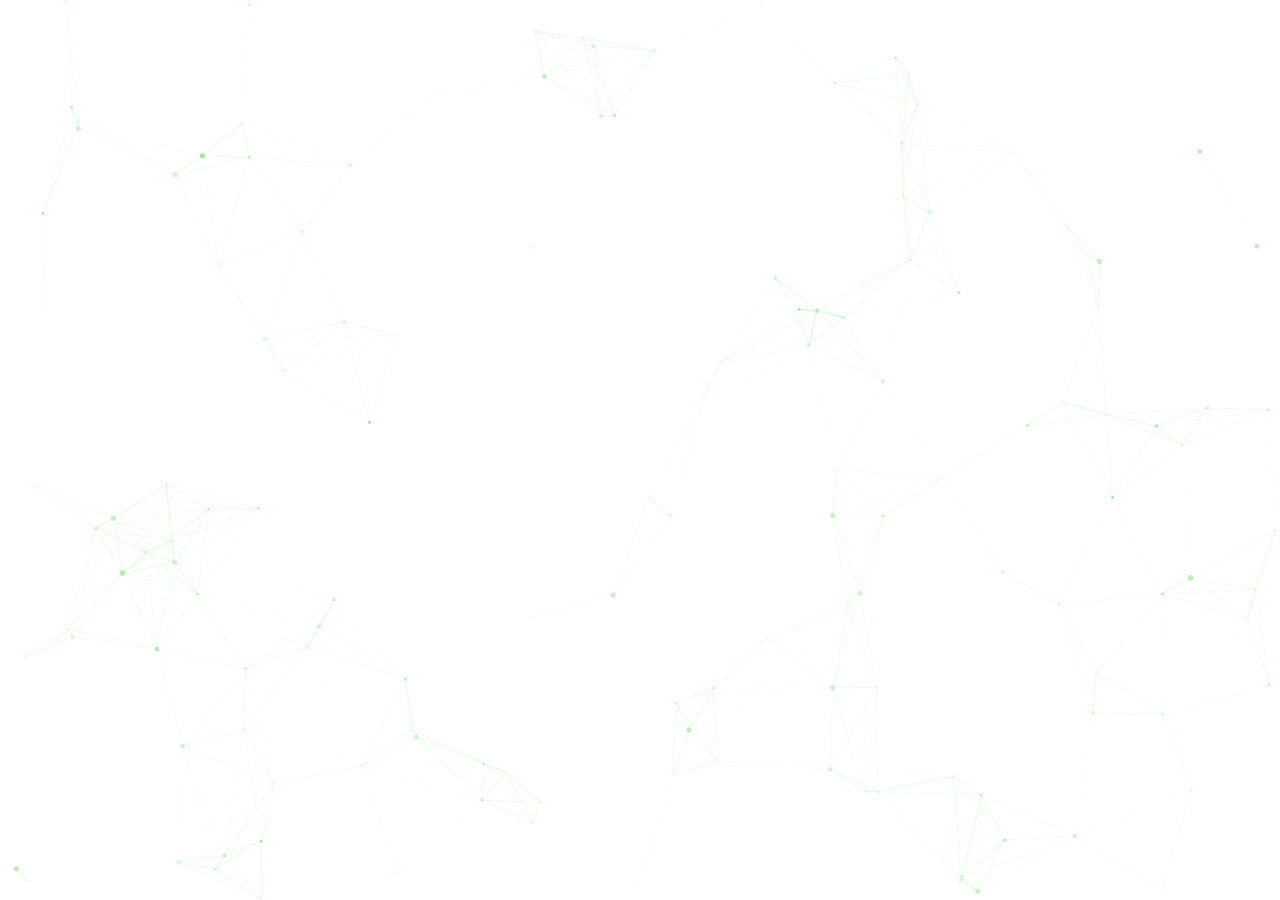
<file: index.html>
<!DOCTYPE html>
<html lang="en">

<head>
    <meta charset="UTF-8">
    <meta name="viewport" content="width=device-width, initial-scale=1.0">
    <title>Lithiometry</title>
    <link rel="stylesheet" href="styles.css">
</head>

<body>
    <div id="particles-js"></div>
    <script src="particles.min.js"></script>
    <script src="script.js"></script>
</body>

</html>
</file>
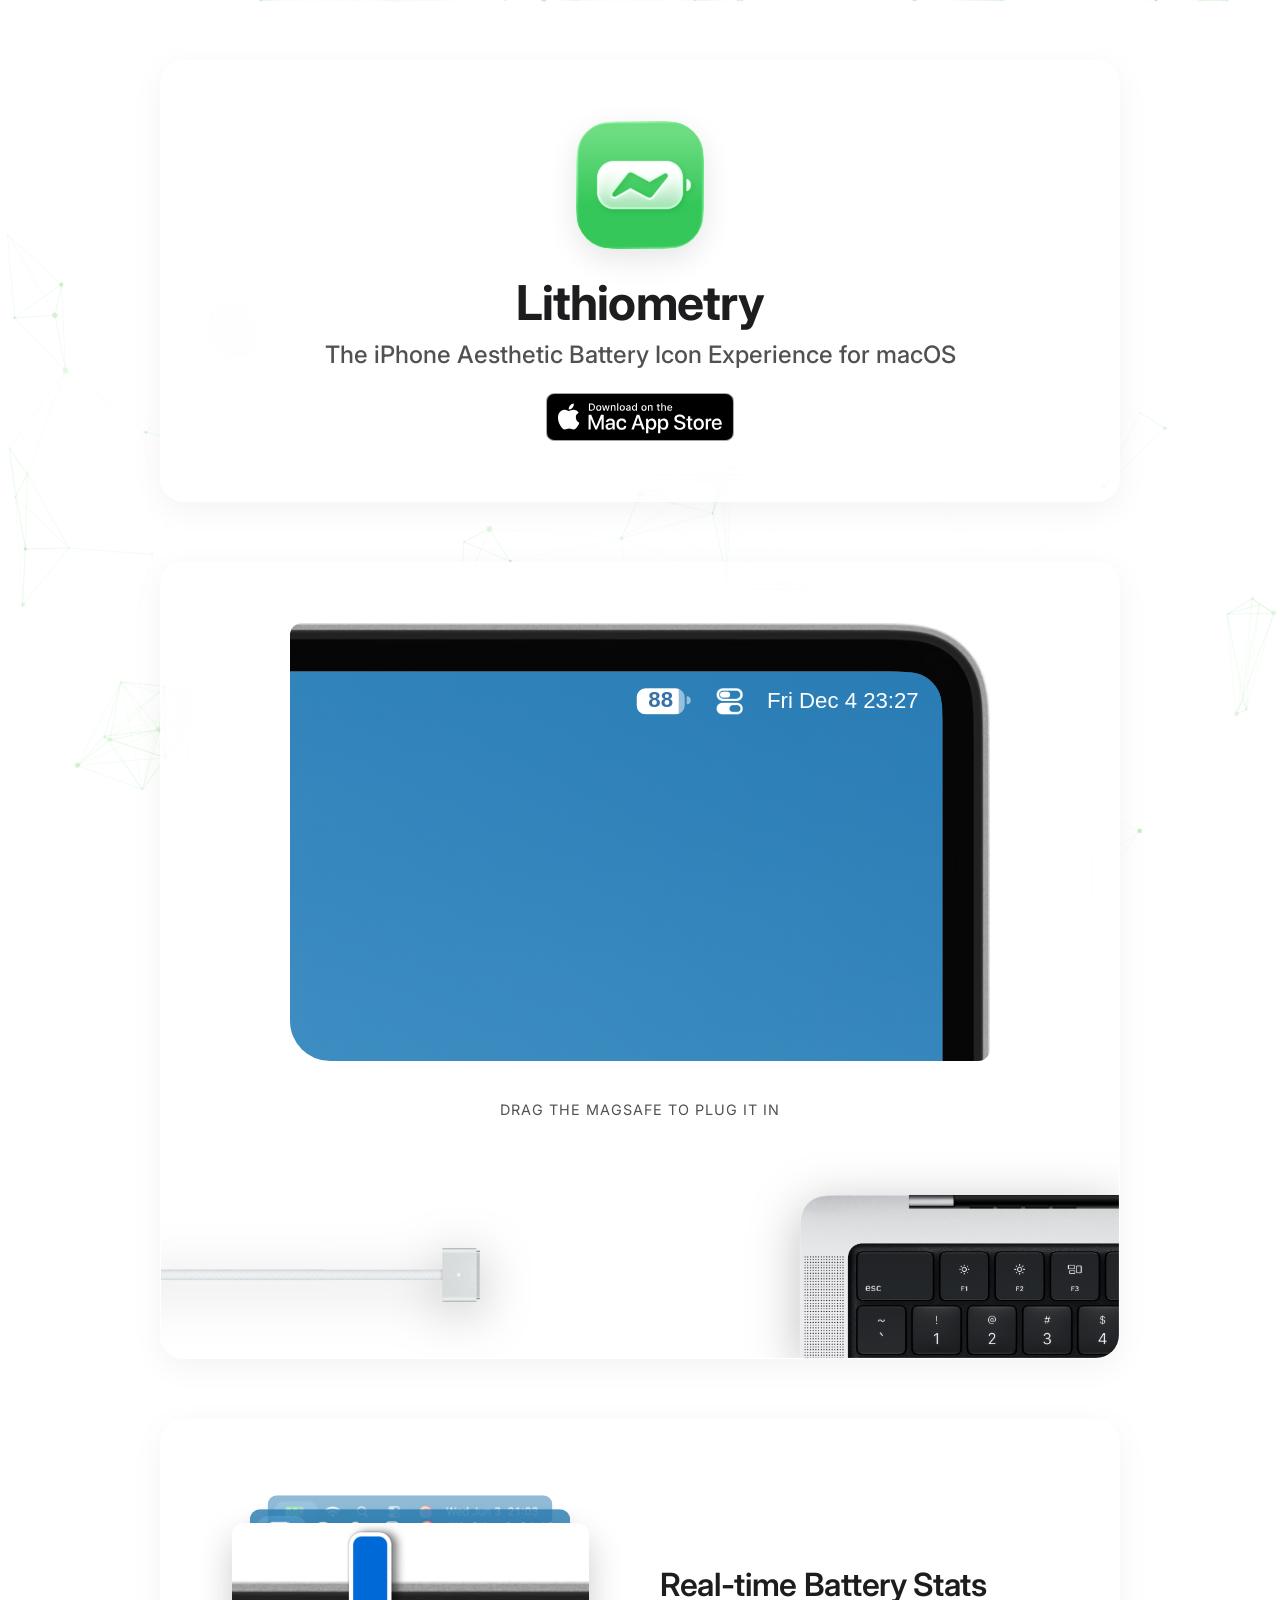
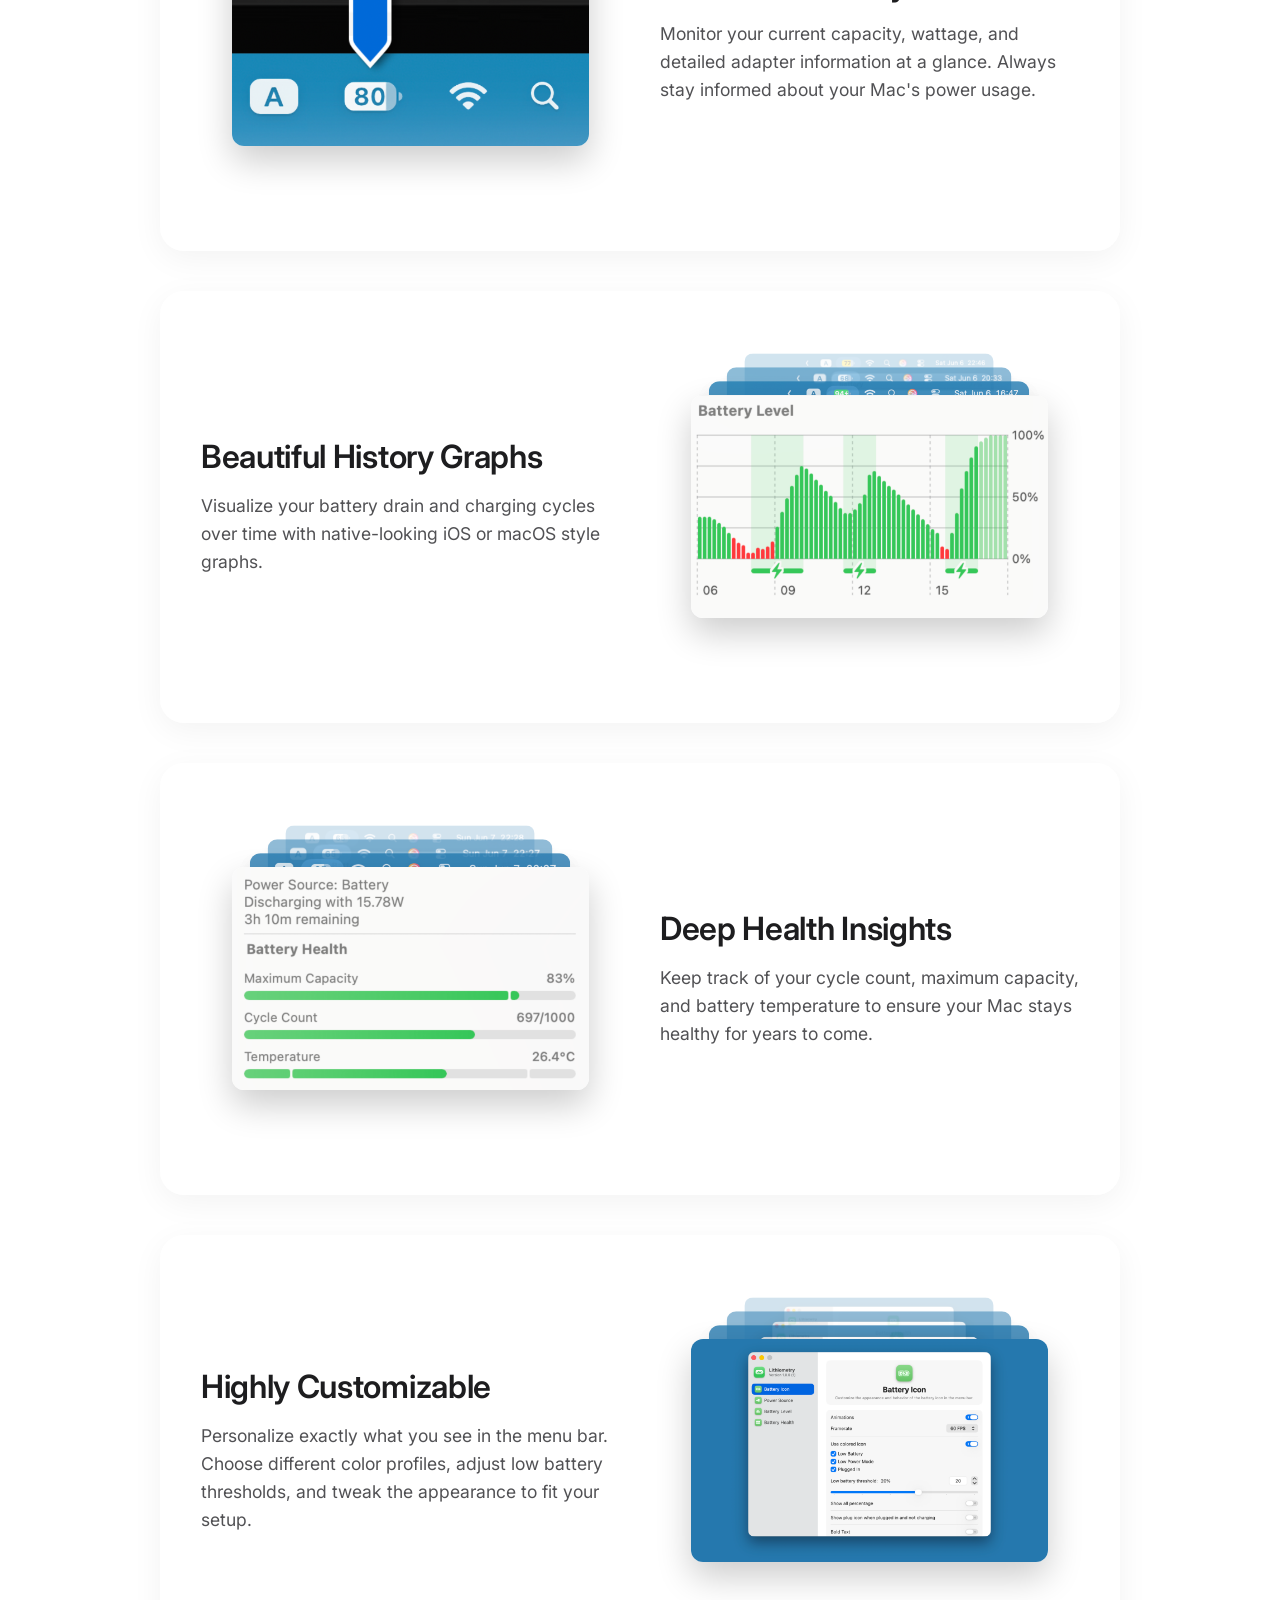
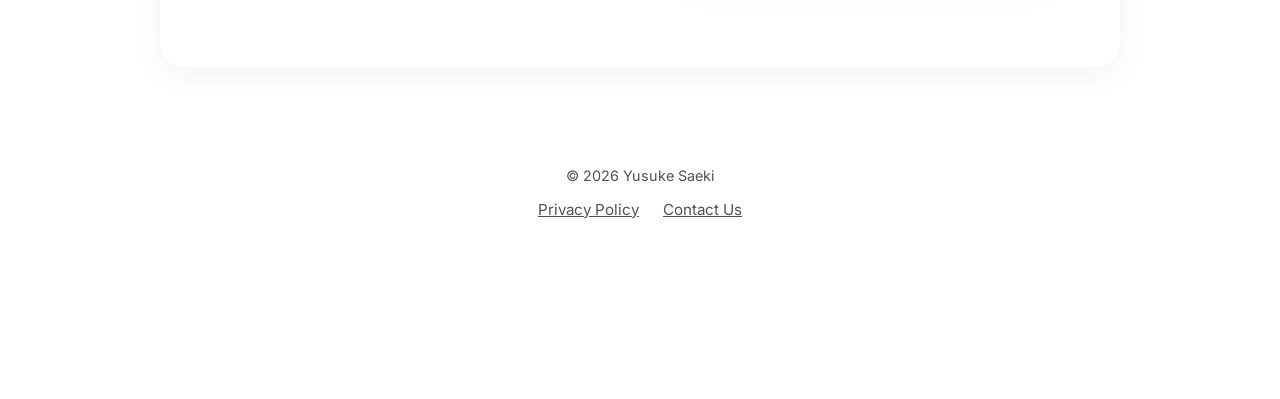
<file: lithiometry/index.html>
<!DOCTYPE html>
<html lang="en">

<head>
    <meta charset="UTF-8">
    <meta name="viewport" content="width=device-width, initial-scale=1.0">
    <title>Lithiometry</title>

    <!-- Favicon -->
    <link rel="icon" type="image/png" href="../Resources/lithiometry_icon_default.png">
    <link rel="apple-touch-icon" href="../Resources/lithiometry_icon_default.png">

    <!-- Open Graph / Facebook / Slack -->
    <meta property="og:type" content="website">
    <meta property="og:url" content="https://ysthestudio.github.io/lithiometry/">
    <meta property="og:title" content="Lithiometry - The iPhone Aesthetic Battery Icon Experience">
    <meta property="og:description"
        content="The iPhone Aesthetic Battery Icon Experience for macOS. Monitor your current capacity, wattage, and detailed adapter information at a glance.">
    <!-- Replace this image URL with a nice 1200x630 banner-->
    <meta property="og:image" content="https://ysthestudio.github.io/Resources/lithiometry_thumbnail.png">

    <!-- Twitter / X -->
    <meta name="twitter:card" content="summary_large_image">
    <meta name="twitter:url" content="https://ysthestudio.github.io/lithiometry/">
    <meta name="twitter:title" content="Lithiometry - The iPhone Aesthetic Battery Icon Experience">
    <meta name="twitter:description"
        content="The iPhone Aesthetic Battery Icon Experience for macOS. Monitor your current capacity, wattage, and detailed adapter information at a glance.">
    <meta name="twitter:image" content="https://ysthestudio.github.io/Resources/lithiometry_thumbnail.png">

    <!-- Root styles for particles -->
    <link rel="stylesheet" href="../styles.css">
    <!-- Lithiometry specific styles -->
    <link rel="stylesheet" href="styles.css">
    <!-- Google Fonts -->
    <link rel="preconnect" href="https://fonts.googleapis.com">
    <link rel="preconnect" href="https://fonts.gstatic.com" crossorigin>
    <link href="https://fonts.googleapis.com/css2?family=Inter:wght@300;400;500;600;700&display=swap" rel="stylesheet">
</head>

<body>
    <div id="particles-js"></div>

    <main class="content-wrapper">
        <header class="glass-panel hero">
            <img src="../Resources/lithiometry_icon_default.png" alt="Lithiometry Icon" class="app-icon">
            <h1>Lithiometry</h1>
            <p class="tagline">The iPhone Aesthetic Battery Icon Experience for macOS</p>
            <a href="https://apps.apple.com/app/lithiometry/id6769429618"
                style="user-select: none; -webkit-user-select: none; -webkit-user-drag: none;">
                <img src="../Resources/Download-on-the-Mac-App-Store/US/Download_on_Mac_App_Store/Black_lockup/SVG/Download_on_the_Mac_App_Store_Badge_US-UK_RGB_blk_092917.svg"
                    alt="Download on the Mac App Store"
                    style="height: 48px; width: auto; display: block; user-select: none; -webkit-user-select: none; -webkit-user-drag: none;">
            </a>
        </header>

        <section id="interactive-demo" class="glass-panel">
            <div class="demo-container">
                <!-- Screen and UI -->
                <div id="demo-screen-container">
                    <div id="demo-screen-scaler">
                        <img src="../Resources/screen.png" alt="MacBook Screen" id="demo-screen">
                        <div id="demo-menubar">
                            <div id="demo-battery">
                                <div class="battery-body">
                                    <div class="battery-fill"></div>
                                </div>
                                <div class="battery-tip"></div>
                                <div class="battery-text">42</div>
                                <img src="../Resources/bolt.png" class="battery-bolt" alt="Charging Bolt">
                            </div>
                            <div class="cc-wrapper">
                                <img src="../Resources/control_center.png" id="demo-control-center"
                                    alt="Control Center">
                                <div id="demo-cc-menu">
                                    <div class="cc-toggle" id="cc-low-power">
                                        <img src="../Resources/lowpower_off.png" class="cc-off"
                                            alt="Low Power Mode Off">
                                        <img src="../Resources/lowpower_on.png" class="cc-on" alt="Low Power Mode On">
                                    </div>
                                    <div class="cc-toggle" id="cc-high-power">
                                        <img src="../Resources/highpower_off.png" class="cc-off"
                                            alt="High Power Mode Off">
                                        <img src="../Resources/highpower_on.png" class="cc-on" alt="High Power Mode On">
                                    </div>
                                </div>
                            </div>
                            <div id="demo-clock">Tue Jun 2 16:30</div>
                        </div>
                    </div>
                </div>
                <div class="demo-instructions">Drag the MagSafe to plug it in</div>
                <!-- Keyboard and MagSafe -->
                <div id="demo-desk">
                    <img src="../Resources/keyboard.png" alt="MacBook Keyboard" id="demo-keyboard">
                    <div id="demo-snap-zone"></div>
                    <div id="demo-magsafe" draggable="false">
                        <img src="../Resources/magsafe.png" class="magsafe-base" alt="MagSafe Cable" draggable="false">
                        <img src="../Resources/magsafe_charging.png" class="magsafe-led magsafe-amber"
                            alt="MagSafe Charging" draggable="false">
                        <img src="../Resources/magsafe_charged.png" class="magsafe-led magsafe-green"
                            alt="MagSafe Charged" draggable="false">
                    </div>
                    <div id="demo-usbc" draggable="false">
                        <img src="../Resources/usbc_cable.png" class="usbc-base" alt="USB-C Cable" draggable="false">
                    </div>
                </div>
            </div>
        </section>


        <section class="features">
            <div class="glass-panel feature-card">
                <div class="lightbox-nav lightbox-prev">
                    <svg width="24" height="24" viewBox="0 0 24 24" fill="none" stroke="currentColor" stroke-width="2"
                        stroke-linecap="round" stroke-linejoin="round">
                        <polyline points="15 18 9 12 15 6"></polyline>
                    </svg>
                </div>
                <div class="lightbox-nav lightbox-next">
                    <svg width="24" height="24" viewBox="0 0 24 24" fill="none" stroke="currentColor" stroke-width="2"
                        stroke-linecap="round" stroke-linejoin="round">
                        <polyline points="9 18 15 12 9 6"></polyline>
                    </svg>
                </div>
                <div class="feature-image-container image-stack">
                    <img src="../Resources/lithiometry_showcase_1-1.png" alt="Showcase 1-1" class="feature-image">
                    <img src="../Resources/lithiometry_showcase_1-2.png" alt="Showcase 1-2" class="feature-image">
                    <img src="../Resources/lithiometry_showcase_1-3.png" alt="Showcase 1-3" class="feature-image">
                    <video src="../Resources/lithiometry_showcase_1-4.mov" class="feature-image" autoplay loop muted
                        playsinline></video>
                </div>
                <div class="feature-text">
                    <h2>Real-time Battery Stats</h2>
                    <p>Monitor your current capacity, wattage, and detailed adapter information at a glance. Always stay
                        informed about your Mac's power usage.</p>
                </div>
            </div>

            <div class="glass-panel feature-card reverse">
                <div class="lightbox-nav lightbox-prev">
                    <svg width="24" height="24" viewBox="0 0 24 24" fill="none" stroke="currentColor" stroke-width="2"
                        stroke-linecap="round" stroke-linejoin="round">
                        <polyline points="15 18 9 12 15 6"></polyline>
                    </svg>
                </div>
                <div class="lightbox-nav lightbox-next">
                    <svg width="24" height="24" viewBox="0 0 24 24" fill="none" stroke="currentColor" stroke-width="2"
                        stroke-linecap="round" stroke-linejoin="round">
                        <polyline points="9 18 15 12 9 6"></polyline>
                    </svg>
                </div>
                <div class="feature-image-container image-stack">
                    <img src="../Resources/lithiometry_showcase_2-1.png" alt="Showcase 2-1" class="feature-image">
                    <img src="../Resources/lithiometry_showcase_2-2.png" alt="Showcase 2-2" class="feature-image">
                    <img src="../Resources/lithiometry_showcase_2-3.png" alt="Showcase 2-3" class="feature-image">
                    <img src="../Resources/lithiometry_showcase_2-4.png" alt="Showcase 2-4" class="feature-image">
                </div>
                <div class="feature-text">
                    <h2>Beautiful History Graphs</h2>
                    <p>Visualize your battery drain and charging cycles over time with native-looking iOS or macOS style
                        graphs.</p>
                </div>
            </div>

            <div class="glass-panel feature-card">
                <div class="lightbox-nav lightbox-prev">
                    <svg width="24" height="24" viewBox="0 0 24 24" fill="none" stroke="currentColor" stroke-width="2"
                        stroke-linecap="round" stroke-linejoin="round">
                        <polyline points="15 18 9 12 15 6"></polyline>
                    </svg>
                </div>
                <div class="lightbox-nav lightbox-next">
                    <svg width="24" height="24" viewBox="0 0 24 24" fill="none" stroke="currentColor" stroke-width="2"
                        stroke-linecap="round" stroke-linejoin="round">
                        <polyline points="9 18 15 12 9 6"></polyline>
                    </svg>
                </div>
                <div class="feature-image-container image-stack">
                    <img src="../Resources/lithiometry_showcase_3-1.png" alt="Showcase 3-1" class="feature-image">
                    <img src="../Resources/lithiometry_showcase_3-2.png" alt="Showcase 3-2" class="feature-image">
                    <img src="../Resources/lithiometry_showcase_3-3.png" alt="Showcase 3-3" class="feature-image">
                    <img src="../Resources/lithiometry_showcase_3-4.png" alt="Showcase 3-4" class="feature-image">
                </div>
                <div class="feature-text">
                    <h2>Deep Health Insights</h2>
                    <p>Keep track of your cycle count, maximum capacity, and battery temperature to ensure your Mac
                        stays healthy for years to come.</p>
                </div>
            </div>

            <div class="glass-panel feature-card reverse">
                <div class="lightbox-nav lightbox-prev">
                    <svg width="24" height="24" viewBox="0 0 24 24" fill="none" stroke="currentColor" stroke-width="2"
                        stroke-linecap="round" stroke-linejoin="round">
                        <polyline points="15 18 9 12 15 6"></polyline>
                    </svg>
                </div>
                <div class="lightbox-nav lightbox-next">
                    <svg width="24" height="24" viewBox="0 0 24 24" fill="none" stroke="currentColor" stroke-width="2"
                        stroke-linecap="round" stroke-linejoin="round">
                        <polyline points="9 18 15 12 9 6"></polyline>
                    </svg>
                </div>
                <div class="feature-image-container image-stack">
                    <img src="../Resources/lithiometry_showcase_4-1.png" alt="Showcase 4-1" class="feature-image">
                    <img src="../Resources/lithiometry_showcase_4-2.png" alt="Showcase 4-2" class="feature-image">
                    <img src="../Resources/lithiometry_showcase_4-3.png" alt="Showcase 4-3" class="feature-image">
                    <img src="../Resources/lithiometry_showcase_4-4.png" alt="Showcase 4-4" class="feature-image">
                </div>
                <div class="feature-text">
                    <h2>Highly Customizable</h2>
                    <p>Personalize exactly what you see in the menu bar. Choose different color profiles, adjust low
                        battery thresholds, and tweak the appearance to fit your setup.</p>
                </div>
            </div>
        </section>

        <footer>
            <p>&copy; 2026 Yusuke Saeki</p>
            <div class="footer-links">
                <a href="privacy/" class="footer-link">Privacy Policy</a>
                <a href="mailto:sear.slogs-5s@icloud.com" class="footer-link">Contact Us</a>
            </div>
        </footer>
    </main>

    <script src="../particles.min.js"></script>
    <script src="../script.js"></script>
    <script src="demo.js"></script>
    <script>
        // Initialize image stacks to support any number of images
        document.querySelectorAll('.image-stack').forEach(stack => {
            const images = Array.from(stack.querySelectorAll('.feature-image'));
            if (images.length === 0) return;

            // If less than 4, duplicate the FULL set until we have at least 4
            // This prevents duplicate adjacent images when rotating (e.g. A, B, C -> A, B, C, A, B, C)
            if (images.length < 4) {
                const multiplier = Math.ceil(4 / images.length);
                for (let m = 1; m < multiplier; m++) {
                    images.forEach(img => {
                        const clone = img.cloneNode(true);
                        stack.appendChild(clone);
                        if (clone.tagName === 'VIDEO') clone.play().catch(() => { });
                    });
                }
            }

            // Assign initial classes based on DOM order
            const allImages = Array.from(stack.querySelectorAll('.feature-image'));
            allImages.forEach((img, index) => {
                img.className = img.className.replace(/stack-pos-\d/g, '').trim();
                img.classList.remove('stack-in-back');

                if (index < 4) {
                    img.classList.add(`stack-pos-${index}`);
                } else {
                    img.classList.add('stack-in-back');
                }
            });
        });

        function cycleStack(container, forceDirection = null) {
            if (container.dataset.animating === 'true') return;
            container.dataset.animating = 'true';

            const images = Array.from(container.querySelectorAll('.feature-image:not(.ghost-clone)'));
            const frontImg = images[0];

            const isReverse = container.closest('.feature-card').classList.contains('reverse');
            const outClass = forceDirection || (isReverse ? 'stack-out-right' : 'stack-out-left');

            if (frontImg) {
                // 1. Create a ghost clone for the flick-out animation (copies inline drag styles)
                const clone = frontImg.cloneNode(true);
                clone.classList.add('ghost-clone');
                container.appendChild(clone);
                if (clone.tagName === 'VIDEO') clone.play().catch(() => { });

                // Force layout so clone locks in its starting dragged position
                clone.getBoundingClientRect();

                // Re-enable CSS transitions on clone
                clone.style.transition = '';

                if (typeof forceDirection === 'number') {
                    // Extract the exact absolute pixel position from the active CSS state
                    let currentTx = 0;
                    const computed = window.getComputedStyle(clone).transform;
                    if (computed && computed !== 'none') {
                        const vals = computed.split('(')[1].split(')')[0].split(',');
                        currentTx = parseFloat(vals[4]);
                    }

                    // Dynamic trajectory! Force the travel distance to be exactly 50% of the screen width from the starting point
                    const targetX = currentTx + Math.sign(forceDirection) * (window.innerWidth * 0.5);
                    const targetRotate = forceDirection * 0.1 + Math.sign(forceDirection) * 20;
                    clone.style.transform = `translateX(${targetX}px) translateY(-50px) scale(0.9) rotate(${targetRotate}deg)`;
                    clone.className = clone.className.replace(/stack-pos-\d/g, '').trim();
                    clone.classList.add('stack-out-dynamic');
                } else {
                    // Fallback to static CSS destination
                    clone.style.transform = '';
                    clone.className = clone.className.replace(/stack-pos-\d/g, '').trim();
                    clone.classList.add(outClass);
                }

                // Destroy clone after animation finishes
                setTimeout(() => clone.remove(), 500);

                // 2. Clear real image inline styles so it can teleport!
                frontImg.style.transition = '';
                frontImg.style.transform = '';
                frontImg.style.opacity = '';

                // Instantly teleport the REAL image to the back
                frontImg.className = 'feature-image stack-in-back';
                container.appendChild(frontImg);

                // Force layout so teleport happens instantly
                frontImg.getBoundingClientRect();

                // 3. Begin animating REAL images into their new positions
                const newImages = Array.from(container.querySelectorAll('.feature-image:not(.ghost-clone)'));
                newImages.forEach((img, index) => {
                    img.className = img.className.replace(/stack-pos-\d/g, '').replace('stack-in-back', '').trim();
                    if (!img.classList.contains('feature-image')) {
                        img.classList.add('feature-image');
                    }
                    if (index < 4) {
                        img.classList.add(`stack-pos-${index}`);
                    } else {
                        img.classList.add('stack-in-back');
                    }
                });
            }

            setTimeout(() => {
                container.dataset.animating = 'false';
            }, 150);
        }

        // Add touch and mouse drag capabilities to all image stacks
        document.querySelectorAll('.image-stack').forEach(stack => {
            let isDragging = false;
            let startX = 0;
            let currentX = 0;
            let topCard = null;

            stack.addEventListener('pointerdown', (e) => {
                // Ignore clicks if animating or if it's a right click
                if (stack.dataset.animating === 'true' || e.button === 2) return;

                const cardContainer = stack.closest('.feature-card');
                if (cardContainer && cardContainer.classList.contains('expanded')) {
                    // When expanded, strictly restrict dragging to the front card!
                    if (!e.target.classList.contains('stack-pos-0')) {
                        return;
                    }
                }

                topCard = stack.querySelector('.stack-pos-0');
                if (topCard) {
                    isDragging = true;
                    startX = e.clientX;
                    currentX = startX; // Initialize currentX
                    topCard.style.transition = 'opacity 0.2s ease';
                    stack.classList.add('is-dragging');
                    stack.setPointerCapture(e.pointerId);
                }
            });

            stack.addEventListener('pointermove', (e) => {
                if (!isDragging || !topCard) return;
                currentX = e.clientX;
                const deltaX = currentX - startX;
                const rotate = Math.max(-45, Math.min(45, deltaX * 0.05));

                // Fade to 80% opacity to visually indicate that the flick threshold has been reached!
                if (Math.abs(deltaX) > 100) {
                    topCard.style.opacity = '0.8';
                } else {
                    topCard.style.opacity = '1';
                }

                const card = stack.closest('.feature-card');
                if (card && card.classList.contains('expanded')) {
                    const style = getComputedStyle(card);
                    const expandX = style.getPropertyValue('--expand-x').trim();
                    const expandY = style.getPropertyValue('--expand-y').trim() || '0px';
                    const expandScale = style.getPropertyValue('--expand-scale').trim();
                    // Apply deltaX seamlessly on top of the expanded CSS state
                    topCard.style.transform = `translate(calc(${expandX} + ${deltaX}px), ${expandY}) scale(${expandScale}) rotate(${rotate}deg)`;
                } else {
                    // Normal drag state
                    topCard.style.transform = `translateX(${deltaX}px) scale(1.02) rotate(${rotate}deg)`;
                }
            });

            const handlePointerEnd = (e) => {
                if (!isDragging) return;
                isDragging = false;
                stack.classList.remove('is-dragging');

                try {
                    stack.releasePointerCapture(e.pointerId);
                } catch (err) { } // Ignore if capture was already lost

                if (!topCard) return;

                const deltaX = currentX - startX;

                // If dragged more than 100px, trigger the cycle!
                if (Math.abs(deltaX) > 100) {
                    cycleStack(stack, deltaX);
                    const card = stack.closest('.feature-card');
                    if (card) {
                        card.dataset.ignoreClick = 'true';
                        setTimeout(() => delete card.dataset.ignoreClick, 50);
                    }
                } else {
                    // Restore CSS transition engine and clear inline transforms for snap back
                    topCard.style.transition = '';
                    topCard.style.transform = '';
                    topCard.style.opacity = '';

                    if (Math.abs(deltaX) < 10) {
                        // It was a tap/click! Toggle the expanded lightbox state
                        const card = stack.closest('.feature-card');
                        if (card) {
                            if (!card.classList.contains('expanded')) {
                                // Dynamically calculate the exact physical distance to the center of the card!
                                const cardRect = card.getBoundingClientRect();
                                const stackRect = stack.getBoundingClientRect();

                                const cardCenter = cardRect.left + cardRect.width / 2;
                                const stackCenter = stackRect.left + stackRect.width / 2;
                                const offsetToCenter = cardCenter - stackCenter;

                                const cardCenterY = cardRect.top + cardRect.height / 2;
                                const stackCenterY = stackRect.top + stackRect.height / 2;
                                const offsetToCenterY = cardCenterY - stackCenterY;

                                card.style.setProperty('--expand-x', `${offsetToCenter}px`);
                                card.style.setProperty('--expand-y', `${offsetToCenterY}px`);
                                card.classList.add('expanded');
                                card.dataset.ignoreClick = 'true';
                                setTimeout(() => delete card.dataset.ignoreClick, 50);
                            }
                        }
                    }
                }

                topCard = null;
            };

            stack.addEventListener('pointerup', handlePointerEnd);
            stack.addEventListener('pointercancel', handlePointerEnd);
        });

        // Setup lightbox navigation buttons
        document.querySelectorAll('.lightbox-nav').forEach(btn => {
            btn.addEventListener('pointerdown', e => e.stopPropagation());
            btn.addEventListener('click', e => {
                e.stopPropagation();
                const card = btn.closest('.feature-card');
                const stack = card.querySelector('.image-stack');
                if (btn.classList.contains('lightbox-prev')) {
                    // Simulate a fast swipe to the left
                    cycleStack(stack, -150);
                } else {
                    // Simulate a fast swipe to the right
                    cycleStack(stack, 150);
                }
            });
        });

        // Keep expanded images perfectly centered during device orientation changes
        window.addEventListener('resize', () => {
            document.querySelectorAll('.feature-card.expanded').forEach(card => {
                const stack = card.querySelector('.image-stack');
                if (stack) {
                    const cardRect = card.getBoundingClientRect();
                    const stackRect = stack.getBoundingClientRect();

                    const cardCenter = cardRect.left + cardRect.width / 2;
                    const stackCenter = stackRect.left + stackRect.width / 2;
                    const offsetToCenter = cardCenter - stackCenter;

                    const cardCenterY = cardRect.top + cardRect.height / 2;
                    const stackCenterY = stackRect.top + stackRect.height / 2;
                    const offsetToCenterY = cardCenterY - stackCenterY;

                    card.style.setProperty('--expand-x', `${offsetToCenter}px`);
                    card.style.setProperty('--expand-y', `${offsetToCenterY}px`);
                }
            });
        });

        // Click outside to minimize
        document.addEventListener('click', e => {
            // Ignore clicks on lightbox navigation buttons
            if (e.target.closest('.lightbox-nav')) return;

            const expandedCard = document.querySelector('.feature-card.expanded');

            // Minimize if they clicked the overlay OR background cards, but NEVER the main zoomed image
            if (expandedCard && e.target.closest('.feature-card.expanded')) {
                if (!e.target.classList.contains('stack-pos-0') && !expandedCard.dataset.ignoreClick) {
                    expandedCard.classList.remove('expanded');
                }
            }
        });
    </script>
</body>

</html>
</file>
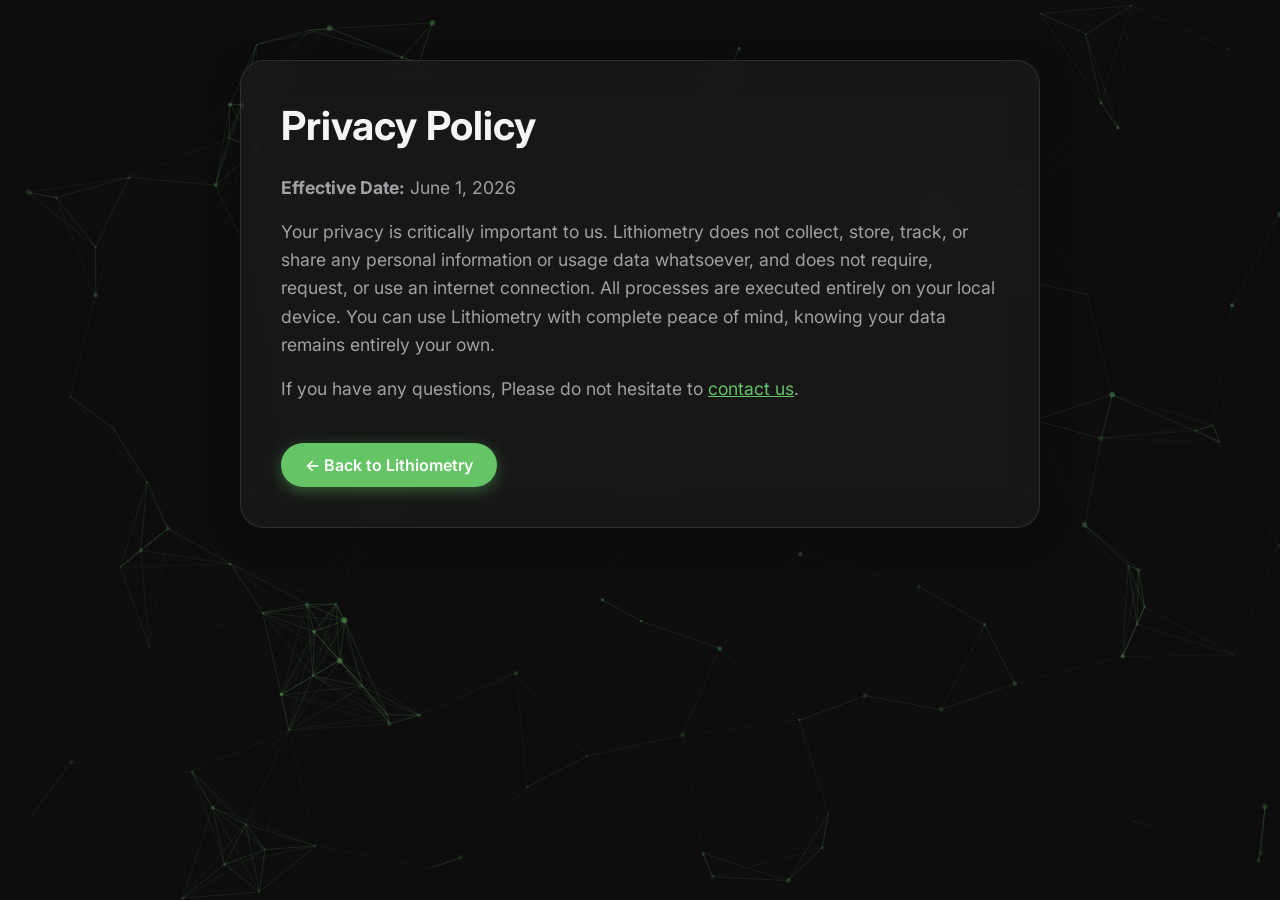
<file: privacy/index.html>
<!DOCTYPE html>
<html lang="en">

<head>
    <meta charset="UTF-8">
    <meta name="viewport" content="width=device-width, initial-scale=1.0">
    <title>Privacy Policy - Lithiometry</title>
    <!-- Root styles for particles -->
    <link rel="stylesheet" href="../styles.css">
    <!-- Lithiometry specific styles -->
    <link rel="stylesheet" href="../lithiometry/styles.css">
    <!-- Google Fonts -->
    <link rel="preconnect" href="https://fonts.googleapis.com">
    <link rel="preconnect" href="https://fonts.gstatic.com" crossorigin>
    <link href="https://fonts.googleapis.com/css2?family=Inter:wght@300;400;500;600;700&display=swap" rel="stylesheet">
    <style>
        :root {
            --bg-color: #0d0d0d;
            --glass-bg: rgba(30, 30, 30, 0.6);
            --glass-border: rgba(255, 255, 255, 0.1);
            --glass-shadow: rgba(0, 0, 0, 0.3);
            --text-primary: #f5f5f7;
            --text-secondary: #a1a1a6;
        }

        .privacy-content {
            max-width: 800px;
            margin: 0 auto;
            text-align: left;
        }

        .privacy-content h1 {
            font-size: 2.5rem;
            margin-bottom: 24px;
            font-weight: 700;
        }

        .privacy-content h2 {
            margin-top: 32px;
            margin-bottom: 16px;
            font-size: 1.5rem;
            font-weight: 600;
        }

        .privacy-content p,
        .privacy-content ul {
            margin-bottom: 16px;
            line-height: 1.6;
            font-size: 1.1rem;
            color: var(--text-secondary);
        }
    </style>
</head>

<body>
    <div id="particles-js"></div>
    <main class="content-wrapper">
        <div class="glass-panel privacy-content">
            <h1>Privacy Policy</h1>
            <p><strong>Effective Date:</strong> June 1, 2026</p>
            <p>Your privacy is critically important to us. Lithiometry does not collect, store, track, or share any
                personal information or usage data whatsoever, and does not require, request, or use an
                internet connection. All processes are executed entirely on your local device. You can use
                Lithiometry with complete peace of mind, knowing your data remains entirely your own.
            </p>
            <p>
                If you have any questions, Please do not hesitate to <a href="mailto:sear.slogs-5s@icloud.com"
                    style="color: var(--accent); text-decoration: underline;">contact us</a>.
            </p>

            <div style="margin-top: 40px;">
                <a href="../lithiometry/" class="download-btn" style="padding: 12px 24px; font-size: 1rem;">&larr; Back
                    to Lithiometry</a>
            </div>
        </div>
    </main>
    <script src="../particles.min.js"></script>
    <script src="../script.js"></script>
</body>

</html>
</file>
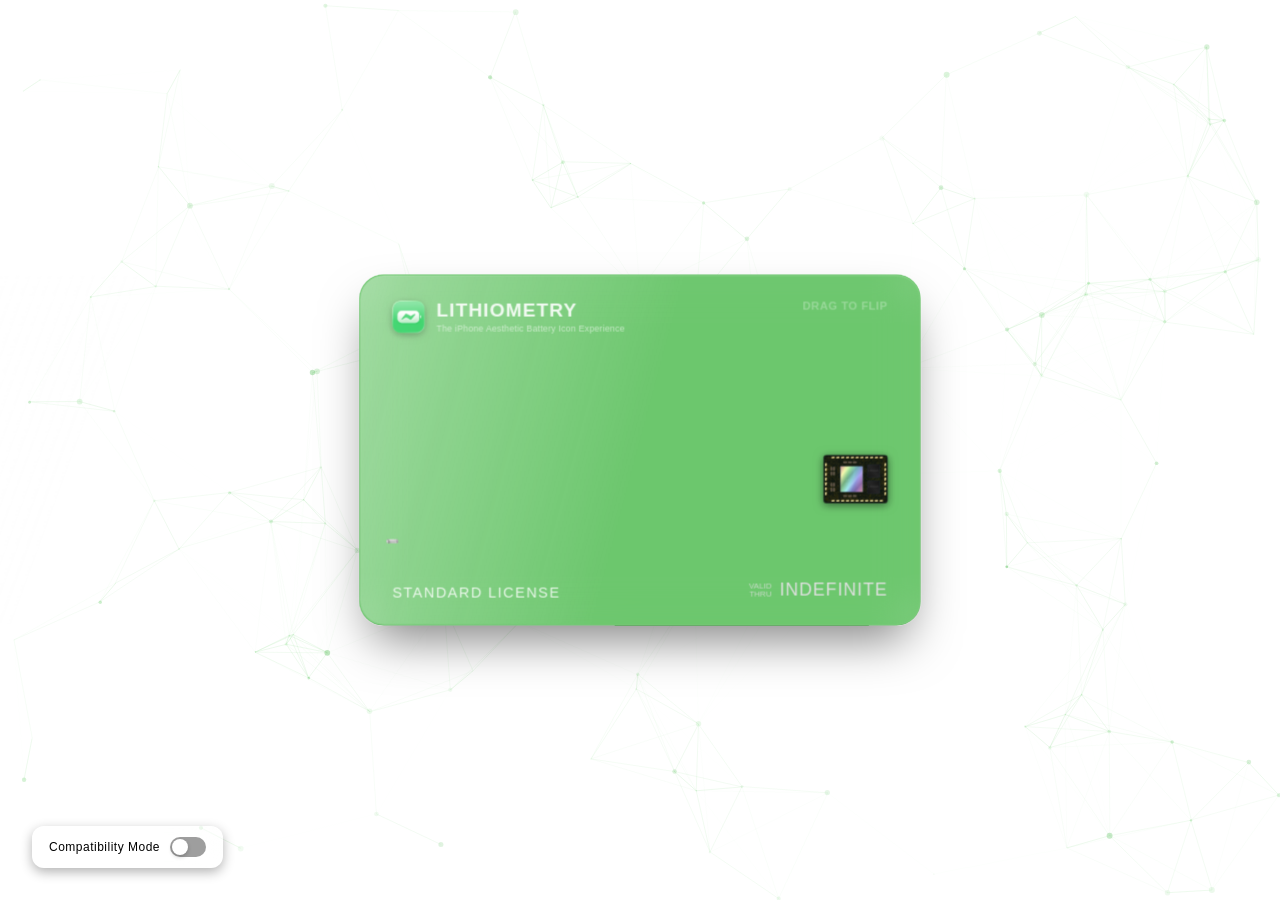
<file: lithiometry/card/index.html>
<!DOCTYPE html>
<html lang="en">

<head>
    <meta charset="UTF-8">
    <meta name="viewport" content="width=device-width, initial-scale=1.0">
    <title>Lithiometry - Redeem Code</title>

    <!-- Global styling from root -->
    <link rel="stylesheet" href="../../styles.css">

    <!-- Lithiometry specific global styles -->
    <link rel="stylesheet" href="../styles.css">

    <!-- Specific card styles -->
    <link rel="stylesheet" href="styles.css">

    <!-- Google Fonts -->
    <link rel="preconnect" href="https://fonts.googleapis.com">
    <link rel="preconnect" href="https://fonts.gstatic.com" crossorigin>
    <link
        href="https://fonts.googleapis.com/css2?family=Caveat:wght@500;700&family=Inter:wght@300;400;500;600;700&display=swap"
        rel="stylesheet">

    <!-- Open Graph / Social Media Thumbnails -->
    <meta property="og:type" content="website">
    <meta property="og:url" content="https://ysthestudio.github.io/lithiometry/card/">
    <meta property="og:title" content="Lithiometry - Redeem Code">
    <meta property="og:description" content="Thank you for testing Lithiometry Beta! Get your free code here.">
    <meta property="og:image" content="https://ysthestudio.github.io/Resources/lithiometry_card_thumbnail.png">
    <meta name="twitter:card" content="summary_large_image">
</head>

<body>
    <div id="particles-js"></div>

    <main class="scene">
        <div class="card-floater">
            <div class="card" id="flip-card">
                <!-- 3D Edge Fillers -->
                <div class="card-edge" style="transform: translateZ(-2px)"></div>
                <div class="card-edge" style="transform: translateZ(-1px)"></div>
                <div class="card-edge" style="transform: translateZ(0px)"></div>
                <div class="card-edge" style="transform: translateZ(1px)"></div>
                <div class="card-edge" style="transform: translateZ(2px)"></div>

                <!-- Front Face -->
                <div class="card-face card-front">
                    <div class="card-header">
                        <img src="../../Resources/lithiometry_icon_default.png" alt="Lithiometry Icon"
                            class="network-logo" draggable="false">
                        <div class="header-text-container">
                            <span class="bank-name">LITHIOMETRY</span>
                            <span class="bank-subtitle">The iPhone Aesthetic Battery Icon Experience</span>
                        </div>
                    </div>

                    <div class="card-chip-container">
                        <div class="cpu-chip-wrapper standard-chip-wrapper">
                            <svg class="cpu-chip-svg" viewBox="0 0 160 120" width="64" height="48"
                                style="filter: drop-shadow(0px 2px 4px rgba(0,0,0,0.5));">
                                <defs>
                                    <linearGradient id="siliconHolo" x1="0%" y1="0%" x2="100%" y2="100%"
                                        spreadMethod="reflect">
                                        <stop offset="0%" stop-color="#d0d4dc" />
                                        <stop offset="20%" stop-color="#f8f9fa" />
                                        <stop offset="40%" stop-color="#a0aab5" />
                                        <stop offset="60%" stop-color="#e9ecef" />
                                        <stop offset="80%" stop-color="#8a95a5" />
                                        <stop offset="100%" stop-color="#d0d4dc" />
                                    </linearGradient>
                                    <linearGradient id="memoryHolo" x1="0%" y1="100%" x2="100%" y2="0%">
                                        <stop offset="0%" stop-color="#111" />
                                        <stop offset="50%" stop-color="#222" />
                                        <stop offset="100%" stop-color="#111" />
                                    </linearGradient>
                                    <linearGradient id="gold" x1="0%" y1="0%" x2="100%" y2="100%">
                                        <stop offset="0%" stop-color="#bf953f" />
                                        <stop offset="50%" stop-color="#fcf6ba" />
                                        <stop offset="100%" stop-color="#b38728" />
                                    </linearGradient>
                                    <pattern id="grid" width="4" height="4" patternUnits="userSpaceOnUse">
                                        <path d="M 4 0 L 0 0 0 4" fill="none" stroke="rgba(255,255,255,0.08)"
                                            stroke-width="0.3" />
                                        <rect width="1.5" height="1.5" x="1.5" y="1.5" fill="rgba(255,255,255,0.1)" />
                                    </pattern>
                                    <pattern id="traces" width="6" height="6" patternUnits="userSpaceOnUse">
                                        <path d="M 0 6 L 6 0 M -1 1 L 1 -1 M 5 7 L 7 5" stroke="rgba(212,175,55,0.2)"
                                            stroke-width="0.4" />
                                    </pattern>
                                    <pattern id="dots" width="8" height="8" patternUnits="userSpaceOnUse">
                                        <circle cx="4" cy="4" r="0.8" fill="rgba(212,175,55,0.4)" />
                                    </pattern>
                                </defs>

                                <!-- Substrate Base -->
                                <rect width="160" height="120" rx="8" fill="#0f1712" stroke="#253528"
                                    stroke-width="2" />
                                <rect width="156" height="116" x="2" y="2" fill="url(#traces)" />
                                <rect width="156" height="116" x="2" y="2" fill="url(#dots)" />

                                <!-- Gold Edge Contacts -->
                                <g fill="url(#gold)">
                                    <!-- Top/Bottom rows -->
                                    <rect x="20" y="4" width="8" height="4" rx="1" />
                                    <rect x="32" y="4" width="8" height="4" rx="1" />
                                    <rect x="44" y="4" width="8" height="4" rx="1" />
                                    <rect x="56" y="4" width="8" height="4" rx="1" />
                                    <rect x="68" y="4" width="8" height="4" rx="1" />
                                    <rect x="80" y="4" width="8" height="4" rx="1" />
                                    <rect x="92" y="4" width="8" height="4" rx="1" />
                                    <rect x="104" y="4" width="8" height="4" rx="1" />
                                    <rect x="116" y="4" width="8" height="4" rx="1" />
                                    <rect x="128" y="4" width="8" height="4" rx="1" />
                                    <rect x="140" y="4" width="8" height="4" rx="1" />
                                    <rect x="20" y="112" width="8" height="4" rx="1" />
                                    <rect x="32" y="112" width="8" height="4" rx="1" />
                                    <rect x="44" y="112" width="8" height="4" rx="1" />
                                    <rect x="56" y="112" width="8" height="4" rx="1" />
                                    <rect x="68" y="112" width="8" height="4" rx="1" />
                                    <rect x="80" y="112" width="8" height="4" rx="1" />
                                    <rect x="92" y="112" width="8" height="4" rx="1" />
                                    <rect x="104" y="112" width="8" height="4" rx="1" />
                                    <rect x="116" y="112" width="8" height="4" rx="1" />
                                    <rect x="128" y="112" width="8" height="4" rx="1" />
                                    <rect x="140" y="112" width="8" height="4" rx="1" />
                                    <!-- Left/Right rows -->
                                    <rect x="4" y="20" width="4" height="8" rx="1" />
                                    <rect x="4" y="32" width="4" height="8" rx="1" />
                                    <rect x="4" y="44" width="4" height="8" rx="1" />
                                    <rect x="4" y="56" width="4" height="8" rx="1" />
                                    <rect x="4" y="68" width="4" height="8" rx="1" />
                                    <rect x="4" y="80" width="4" height="8" rx="1" />
                                    <rect x="4" y="92" width="4" height="8" rx="1" />
                                    <rect x="152" y="20" width="4" height="8" rx="1" />
                                    <rect x="152" y="32" width="4" height="8" rx="1" />
                                    <rect x="152" y="44" width="4" height="8" rx="1" />
                                    <rect x="152" y="56" width="4" height="8" rx="1" />
                                    <rect x="152" y="68" width="4" height="8" rx="1" />
                                    <rect x="152" y="80" width="4" height="8" rx="1" />
                                    <rect x="152" y="92" width="4" height="8" rx="1" />
                                </g>

                                <!-- SMD Components (Capacitors/Resistors) -->
                                <g fill="#5a4d41" stroke="#a09282" stroke-width="0.5">
                                    <rect x="18" y="30" width="4" height="8" rx="0.5" />
                                    <rect x="24" y="30" width="4" height="8" rx="0.5" />
                                    <rect x="18" y="42" width="4" height="8" rx="0.5" />
                                    <rect x="24" y="42" width="4" height="8" rx="0.5" />
                                    <rect x="18" y="70" width="4" height="8" rx="0.5" />
                                    <rect x="24" y="70" width="4" height="8" rx="0.5" />
                                    <rect x="18" y="82" width="4" height="8" rx="0.5" />
                                    <rect x="24" y="82" width="4" height="8" rx="0.5" />
                                    <rect x="50" y="16" width="8" height="4" rx="0.5" />
                                    <rect x="62" y="16" width="8" height="4" rx="0.5" />
                                    <rect x="74" y="16" width="8" height="4" rx="0.5" />
                                    <rect x="50" y="100" width="8" height="4" rx="0.5" />
                                    <rect x="62" y="100" width="8" height="4" rx="0.5" />
                                    <rect x="74" y="100" width="8" height="4" rx="0.5" />
                                </g>

                                <!-- Wire bonds tracing to main die -->
                                <g stroke="url(#gold)" stroke-width="0.6" fill="none" opacity="0.6">
                                    <path d="M 32 32 Q 40 32 46 32" />
                                    <path d="M 32 36 Q 40 36 46 36" />
                                    <path d="M 32 40 Q 40 40 46 40" />
                                    <path d="M 32 44 Q 40 44 46 44" />
                                    <path d="M 32 48 Q 40 48 46 48" />
                                    <path d="M 32 52 Q 40 52 46 52" />
                                    <path d="M 32 56 Q 40 56 46 56" />
                                    <path d="M 32 60 Q 40 60 46 60" />
                                    <path d="M 32 64 Q 40 64 46 64" />
                                    <path d="M 32 68 Q 40 68 46 68" />
                                    <path d="M 32 72 Q 40 72 46 72" />
                                    <path d="M 32 76 Q 40 76 46 76" />
                                    <path d="M 32 80 Q 40 80 46 80" />
                                    <path d="M 32 84 Q 40 84 46 84" />
                                    <path d="M 32 88 Q 40 88 46 88" />
                                    <path d="M 48 24 Q 48 30 48 34" />
                                    <path d="M 54 24 Q 54 30 54 34" />
                                    <path d="M 60 24 Q 60 30 60 34" />
                                    <path d="M 66 24 Q 66 30 66 34" />
                                    <path d="M 72 24 Q 72 30 72 34" />
                                    <path d="M 78 24 Q 78 30 78 34" />
                                    <path d="M 84 24 Q 84 30 84 34" />
                                    <path d="M 48 96 Q 48 90 48 86" />
                                    <path d="M 54 96 Q 54 90 54 86" />
                                    <path d="M 60 96 Q 60 90 60 86" />
                                    <path d="M 66 96 Q 66 90 66 86" />
                                    <path d="M 72 96 Q 72 90 72 86" />
                                    <path d="M 78 96 Q 78 90 78 86" />
                                    <path d="M 84 96 Q 84 90 84 86" />
                                </g>

                                <!-- Main SoC Die -->
                                <rect x="42" y="28" width="56" height="64" rx="1.5" fill="url(#siliconHolo)"
                                    stroke="#4a5d6e" stroke-width="1" />
                                <!-- Die Reflection/Grid -->
                                <rect x="44" y="30" width="52" height="60" fill="url(#grid)" />

                                <!-- Deep Silicon Structures (Core complexes, GPU clusters, NPU) -->
                                <g fill="none" stroke="rgba(255,255,255,0.15)" stroke-width="0.3">
                                    <!-- Big Cores with L2 Cache splits -->
                                    <rect x="45" y="31" width="13" height="13" />
                                    <rect x="45.5" y="31.5" width="5.5" height="5.5" />
                                    <rect x="52" y="31.5" width="5.5" height="5.5" />
                                    <rect x="45.5" y="38" width="5.5" height="5.5" />
                                    <rect x="52" y="38" width="5.5" height="5.5" />

                                    <rect x="59" y="31" width="13" height="13" />
                                    <rect x="59.5" y="31.5" width="5.5" height="5.5" />
                                    <rect x="66" y="31.5" width="5.5" height="5.5" />
                                    <rect x="59.5" y="38" width="5.5" height="5.5" />
                                    <rect x="66" y="38" width="5.5" height="5.5" />

                                    <!-- Efficiency Cores -->
                                    <rect x="45" y="45" width="6" height="6" />
                                    <rect x="52" y="45" width="6" height="6" />
                                    <rect x="45" y="52" width="6" height="6" />
                                    <rect x="52" y="52" width="6" height="6" />

                                    <!-- Central Cache -->
                                    <rect x="74" y="31" width="6" height="27" fill="rgba(255,255,255,0.05)" />
                                    <path
                                        d="M 74 34 L 80 34 M 74 37 L 80 37 M 74 40 L 80 40 M 74 43 L 80 43 M 74 46 L 80 46 M 74 49 L 80 49 M 74 52 L 80 52 M 74 55 L 80 55" />

                                    <!-- GPU Clusters (8-core array) -->
                                    <rect x="45" y="60" width="10" height="10" />
                                    <rect x="46" y="61" width="3.5" height="8" />
                                    <rect x="50.5" y="61" width="3.5" height="8" />
                                    <rect x="56" y="60" width="10" height="10" />
                                    <rect x="57" y="61" width="3.5" height="8" />
                                    <rect x="61.5" y="61" width="3.5" height="8" />
                                    <rect x="67" y="60" width="10" height="10" />
                                    <rect x="68" y="61" width="3.5" height="8" />
                                    <rect x="72.5" y="61" width="3.5" height="8" />
                                    <rect x="45" y="71" width="10" height="10" />
                                    <rect x="46" y="72" width="3.5" height="8" />
                                    <rect x="50.5" y="72" width="3.5" height="8" />
                                    <rect x="56" y="71" width="10" height="10" />
                                    <rect x="57" y="72" width="3.5" height="8" />
                                    <rect x="61.5" y="72" width="3.5" height="8" />
                                    <rect x="67" y="71" width="10" height="10" />
                                    <rect x="68" y="72" width="3.5" height="8" />
                                    <rect x="72.5" y="72" width="3.5" height="8" />

                                    <!-- NPU Matrix -->
                                    <rect x="82" y="31" width="14" height="50" fill="rgba(255,255,255,0.03)" />
                                    <path
                                        d="M 82 36 L 96 36 M 82 41 L 96 41 M 82 46 L 96 46 M 82 51 L 96 51 M 82 56 L 96 56 M 82 61 L 96 61 M 82 66 L 96 66 M 82 71 L 96 71 M 82 76 L 96 76" />
                                    <path d="M 86.6 31 L 86.6 81 M 91.3 31 L 91.3 81" />
                                </g>

                                <!-- Unified Memory Chips (RAM) -->
                                <rect x="110" y="24" width="30" height="32" rx="1.5" fill="url(#memoryHolo)"
                                    stroke="#2d3748" stroke-width="0.8" />
                                <rect x="112" y="26" width="26" height="28" fill="rgba(255,255,255,0.02)"
                                    stroke="rgba(255,255,255,0.08)" stroke-width="0.5" />
                                <text x="125" y="42" font-family="monospace" font-size="6" fill="rgba(255,255,255,0.2)"
                                    text-anchor="middle" letter-spacing="1">LPDDR5</text>

                                <rect x="110" y="64" width="30" height="32" rx="1.5" fill="url(#memoryHolo)"
                                    stroke="#2d3748" stroke-width="0.8" />
                                <rect x="112" y="66" width="26" height="28" fill="rgba(255,255,255,0.02)"
                                    stroke="rgba(255,255,255,0.08)" stroke-width="0.5" />
                                <text x="125" y="82" font-family="monospace" font-size="6" fill="rgba(255,255,255,0.2)"
                                    text-anchor="middle" letter-spacing="1">LPDDR5</text>

                                <!-- RAM wire bonds -->
                                <g stroke="url(#gold)" stroke-width="0.3" fill="none" opacity="0.4">
                                    <path d="M 98 34 Q 104 34 110 34" />
                                    <path d="M 98 36 Q 104 36 110 36" />
                                    <path d="M 98 38 Q 104 38 110 38" />
                                    <path d="M 98 40 Q 104 40 110 40" />
                                    <path d="M 98 42 Q 104 42 110 42" />
                                    <path d="M 98 44 Q 104 44 110 44" />
                                    <path d="M 98 46 Q 104 46 110 46" />
                                    <path d="M 98 48 Q 104 48 110 48" />
                                    <path d="M 98 50 Q 104 50 110 50" />
                                    <path d="M 98 70 Q 104 70 110 70" />
                                    <path d="M 98 72 Q 104 72 110 72" />
                                    <path d="M 98 74 Q 104 74 110 74" />
                                    <path d="M 98 76 Q 104 76 110 76" />
                                    <path d="M 98 78 Q 104 78 110 78" />
                                    <path d="M 98 80 Q 104 80 110 80" />
                                    <path d="M 98 82 Q 104 82 110 82" />
                                    <path d="M 98 84 Q 104 84 110 84" />
                                    <path d="M 98 86 Q 104 86 110 86" />
                                </g>
                            </svg>
                            <div class="die-shine-overlay"></div>
                        </div>

                        <!-- Early Supporter Gold CPU Variant -->
                        <div class="cpu-chip-wrapper early-supporter-chip-wrapper">
                            <svg class="cpu-chip-svg" viewBox="0 0 200 150" width="80" height="60"
                                style="filter: drop-shadow(0px 2px 4px rgba(0,0,0,0.5));">
                                <defs>
                                    <linearGradient id="goldDieHolo" x1="0%" y1="0%" x2="100%" y2="100%"
                                        spreadMethod="reflect">
                                        <stop offset="0%" stop-color="#b8860b" />
                                        <stop offset="20%" stop-color="#ffd700" />
                                        <stop offset="40%" stop-color="#daa520" />
                                        <stop offset="60%" stop-color="#ffebcd" />
                                        <stop offset="80%" stop-color="#cd853f" />
                                        <stop offset="100%" stop-color="#b8860b" />
                                    </linearGradient>
                                    <linearGradient id="memoryHolo2" x1="0%" y1="100%" x2="100%" y2="0%">
                                        <stop offset="0%" stop-color="#111" />
                                        <stop offset="50%" stop-color="#222" />
                                        <stop offset="100%" stop-color="#111" />
                                    </linearGradient>
                                    <linearGradient id="gold2" x1="0%" y1="0%" x2="100%" y2="100%">
                                        <stop offset="0%" stop-color="#bf953f" />
                                        <stop offset="50%" stop-color="#fcf6ba" />
                                        <stop offset="100%" stop-color="#b38728" />
                                    </linearGradient>
                                    <pattern id="grid2" width="4" height="4" patternUnits="userSpaceOnUse">
                                        <path d="M 4 0 L 0 0 0 4" fill="none" stroke="rgba(255,255,255,0.08)"
                                            stroke-width="0.3" />
                                        <rect width="1.5" height="1.5" x="1.5" y="1.5" fill="rgba(255,255,255,0.1)" />
                                    </pattern>
                                    <pattern id="traces2" width="6" height="6" patternUnits="userSpaceOnUse">
                                        <path d="M 0 6 L 6 0 M -1 1 L 1 -1 M 5 7 L 7 5" stroke="rgba(212,175,55,0.2)"
                                            stroke-width="0.4" />
                                    </pattern>
                                    <pattern id="dots2" width="8" height="8" patternUnits="userSpaceOnUse">
                                        <circle cx="4" cy="4" r="0.8" fill="rgba(212,175,55,0.4)" />
                                    </pattern>
                                </defs>

                                <!-- Substrate Base -->
                                <rect width="200" height="150" rx="8" fill="#120c08" stroke="#352815"
                                    stroke-width="2" />
                                <rect width="196" height="146" x="2" y="2" fill="url(#traces2)" />
                                <rect width="196" height="146" x="2" y="2" fill="url(#dots2)" />

                                <!-- Gold Edge Contacts - Densified -->
                                <g fill="url(#gold2)">
                                    <rect x="16" y="4" width="6" height="4" rx="1" />
                                    <rect x="26" y="4" width="6" height="4" rx="1" />
                                    <rect x="36" y="4" width="6" height="4" rx="1" />
                                    <rect x="46" y="4" width="6" height="4" rx="1" />
                                    <rect x="56" y="4" width="6" height="4" rx="1" />
                                    <rect x="66" y="4" width="6" height="4" rx="1" />
                                    <rect x="76" y="4" width="6" height="4" rx="1" />
                                    <rect x="86" y="4" width="6" height="4" rx="1" />
                                    <rect x="96" y="4" width="6" height="4" rx="1" />
                                    <rect x="106" y="4" width="6" height="4" rx="1" />
                                    <rect x="116" y="4" width="6" height="4" rx="1" />
                                    <rect x="126" y="4" width="6" height="4" rx="1" />
                                    <rect x="136" y="4" width="6" height="4" rx="1" />
                                    <rect x="146" y="4" width="6" height="4" rx="1" />
                                    <rect x="156" y="4" width="6" height="4" rx="1" />
                                    <rect x="166" y="4" width="6" height="4" rx="1" />
                                    <rect x="176" y="4" width="6" height="4" rx="1" />
                                    <rect x="16" y="142" width="6" height="4" rx="1" />
                                    <rect x="26" y="142" width="6" height="4" rx="1" />
                                    <rect x="36" y="142" width="6" height="4" rx="1" />
                                    <rect x="46" y="142" width="6" height="4" rx="1" />
                                    <rect x="56" y="142" width="6" height="4" rx="1" />
                                    <rect x="66" y="142" width="6" height="4" rx="1" />
                                    <rect x="76" y="142" width="6" height="4" rx="1" />
                                    <rect x="86" y="142" width="6" height="4" rx="1" />
                                    <rect x="96" y="142" width="6" height="4" rx="1" />
                                    <rect x="106" y="142" width="6" height="4" rx="1" />
                                    <rect x="116" y="142" width="6" height="4" rx="1" />
                                    <rect x="126" y="142" width="6" height="4" rx="1" />
                                    <rect x="136" y="142" width="6" height="4" rx="1" />
                                    <rect x="146" y="142" width="6" height="4" rx="1" />
                                    <rect x="156" y="142" width="6" height="4" rx="1" />
                                    <rect x="166" y="142" width="6" height="4" rx="1" />
                                    <rect x="176" y="142" width="6" height="4" rx="1" />
                                    <rect x="4" y="16" width="4" height="6" rx="1" />
                                    <rect x="4" y="26" width="4" height="6" rx="1" />
                                    <rect x="4" y="36" width="4" height="6" rx="1" />
                                    <rect x="4" y="46" width="4" height="6" rx="1" />
                                    <rect x="4" y="56" width="4" height="6" rx="1" />
                                    <rect x="4" y="66" width="4" height="6" rx="1" />
                                    <rect x="4" y="76" width="4" height="6" rx="1" />
                                    <rect x="4" y="86" width="4" height="6" rx="1" />
                                    <rect x="4" y="96" width="4" height="6" rx="1" />
                                    <rect x="4" y="106" width="4" height="6" rx="1" />
                                    <rect x="4" y="116" width="4" height="6" rx="1" />
                                    <rect x="4" y="126" width="4" height="6" rx="1" />
                                    <rect x="192" y="16" width="4" height="6" rx="1" />
                                    <rect x="192" y="26" width="4" height="6" rx="1" />
                                    <rect x="192" y="36" width="4" height="6" rx="1" />
                                    <rect x="192" y="46" width="4" height="6" rx="1" />
                                    <rect x="192" y="56" width="4" height="6" rx="1" />
                                    <rect x="192" y="66" width="4" height="6" rx="1" />
                                    <rect x="192" y="76" width="4" height="6" rx="1" />
                                    <rect x="192" y="86" width="4" height="6" rx="1" />
                                    <rect x="192" y="96" width="4" height="6" rx="1" />
                                    <rect x="192" y="106" width="4" height="6" rx="1" />
                                    <rect x="192" y="116" width="4" height="6" rx="1" />
                                    <rect x="192" y="126" width="4" height="6" rx="1" />
                                </g>

                                <!-- Lots of SMD Components -->
                                <g fill="#8c7853" stroke="#ffd700" stroke-width="0.3">
                                    <rect x="14" y="30" width="6" height="12" rx="1" />
                                    <rect x="22" y="30" width="6" height="12" rx="1" />
                                    <rect x="14" y="46" width="6" height="12" rx="1" />
                                    <rect x="22" y="46" width="6" height="12" rx="1" />
                                    <rect x="14" y="92" width="6" height="12" rx="1" />
                                    <rect x="22" y="92" width="6" height="12" rx="1" />
                                    <rect x="14" y="108" width="6" height="12" rx="1" />
                                    <rect x="22" y="108" width="6" height="12" rx="1" />
                                    <rect x="40" y="14" width="12" height="6" rx="1" />
                                    <rect x="56" y="14" width="12" height="6" rx="1" />
                                    <rect x="72" y="14" width="12" height="6" rx="1" />
                                    <rect x="40" y="130" width="12" height="6" rx="1" />
                                    <rect x="56" y="130" width="12" height="6" rx="1" />
                                    <rect x="72" y="130" width="12" height="6" rx="1" />
                                </g>

                                <!-- Main Gold SoC Die (Huge) -->
                                <rect x="36" y="30" width="84" height="90" rx="2" fill="url(#goldDieHolo)"
                                    stroke="#ffd700" stroke-width="1.5" />
                                <rect x="38" y="32" width="80" height="86" fill="url(#grid2)" />

                                <!-- Massive internal logic clusters -->
                                <g fill="none" stroke="rgba(255,255,255,0.25)" stroke-width="0.4">
                                    <!-- Ultra Cores (4x large) -->
                                    <rect x="40" y="34" width="18" height="18" />
                                    <rect x="41" y="35" width="7.5" height="7.5" />
                                    <rect x="49.5" y="35" width="7.5" height="7.5" />
                                    <rect x="41" y="43.5" width="7.5" height="7.5" />
                                    <rect x="49.5" y="43.5" width="7.5" height="7.5" />

                                    <rect x="60" y="34" width="18" height="18" />
                                    <rect x="61" y="35" width="7.5" height="7.5" />
                                    <rect x="69.5" y="35" width="7.5" height="7.5" />
                                    <rect x="61" y="43.5" width="7.5" height="7.5" />
                                    <rect x="69.5" y="43.5" width="7.5" height="7.5" />

                                    <!-- High Performance Cores (8x array) -->
                                    <rect x="40" y="54" width="38" height="24" />
                                    <rect x="41" y="55" width="8" height="10" />
                                    <rect x="50" y="55" width="8" height="10" />
                                    <rect x="59" y="55" width="8" height="10" />
                                    <rect x="68" y="55" width="8" height="10" />
                                    <rect x="41" y="67" width="8" height="10" />
                                    <rect x="50" y="67" width="8" height="10" />
                                    <rect x="59" y="67" width="8" height="10" />
                                    <rect x="68" y="67" width="8" height="10" />

                                    <!-- Massive GPU Matrix (16 cores) -->
                                    <rect x="40" y="80" width="46" height="36" fill="rgba(255,255,255,0.02)" />
                                    <rect x="42" y="82" width="10" height="8" />
                                    <rect x="53" y="82" width="10" height="8" />
                                    <rect x="64" y="82" width="10" height="8" />
                                    <rect x="75" y="82" width="10" height="8" />
                                    <rect x="42" y="91" width="10" height="8" />
                                    <rect x="53" y="91" width="10" height="8" />
                                    <rect x="64" y="91" width="10" height="8" />
                                    <rect x="75" y="91" width="10" height="8" />
                                    <rect x="42" y="100" width="10" height="8" />
                                    <rect x="53" y="100" width="10" height="8" />
                                    <rect x="64" y="100" width="10" height="8" />
                                    <rect x="75" y="100" width="10" height="8" />
                                    <rect x="42" y="109" width="10" height="8" />
                                    <rect x="53" y="109" width="10" height="8" />
                                    <rect x="64" y="109" width="10" height="8" />
                                    <rect x="75" y="109" width="10" height="8" />

                                    <!-- Shared L3 Cache / Fabric -->
                                    <rect x="80" y="34" width="8" height="44" fill="rgba(255,255,255,0.05)" />
                                    <path
                                        d="M 80 40 L 88 40 M 80 46 L 88 46 M 80 52 L 88 52 M 80 58 L 88 58 M 80 64 L 88 64 M 80 70 L 88 70 M 80 76 L 88 76" />

                                    <!-- Next-Gen NPU (Neural Engine array) -->
                                    <rect x="90" y="34" width="26" height="82" fill="rgba(255,255,255,0.03)" />
                                    <!-- NPU grid lines -->
                                    <path
                                        d="M 90 40 L 116 40 M 90 46 L 116 46 M 90 52 L 116 52 M 90 58 L 116 58 M 90 64 L 116 64 M 90 70 L 116 70 M 90 76 L 116 76 M 90 82 L 116 82 M 90 88 L 116 88 M 90 94 L 116 94 M 90 100 L 116 100 M 90 106 L 116 106 M 90 112 L 116 112" />
                                    <path d="M 96.5 34 L 96.5 116 M 103 34 L 103 116 M 109.5 34 L 109.5 116" />
                                </g>

                                <!-- 4x Unified Memory Chips -->
                                <g fill="url(#memoryHolo2)" stroke="#ffd700" stroke-width="0.5">
                                    <rect x="134" y="24" width="40" height="20" rx="1.5" />
                                    <rect x="134" y="52" width="40" height="20" rx="1.5" />
                                    <rect x="134" y="80" width="40" height="20" rx="1.5" />
                                    <rect x="134" y="108" width="40" height="20" rx="1.5" />
                                </g>

                                <g fill="rgba(255,255,255,0.2)" font-family="monospace" font-size="5"
                                    text-anchor="middle" letter-spacing="1">
                                    <text x="154" y="36">HBM3</text>
                                    <text x="154" y="64">HBM3</text>
                                    <text x="154" y="92">HBM3</text>
                                    <text x="154" y="120">HBM3</text>
                                </g>

                                <!-- Intensive Wire Bonds -->
                                <g stroke="url(#gold2)" stroke-width="0.4" fill="none" opacity="0.8">
                                    <path d="M 120 34 Q 127 34 134 34" />
                                    <path d="M 120 36 Q 127 36 134 36" />
                                    <path d="M 120 38 Q 127 38 134 38" />
                                    <path d="M 120 40 Q 127 40 134 40" />
                                    <path d="M 120 42 Q 127 42 134 42" />
                                    <path d="M 120 54 Q 127 54 134 54" />
                                    <path d="M 120 56 Q 127 56 134 56" />
                                    <path d="M 120 58 Q 127 58 134 58" />
                                    <path d="M 120 60 Q 127 60 134 60" />
                                    <path d="M 120 62 Q 127 62 134 62" />
                                    <path d="M 120 82 Q 127 82 134 82" />
                                    <path d="M 120 84 Q 127 84 134 84" />
                                    <path d="M 120 86 Q 127 86 134 86" />
                                    <path d="M 120 88 Q 127 88 134 88" />
                                    <path d="M 120 90 Q 127 90 134 90" />
                                    <path d="M 120 110 Q 127 110 134 110" />
                                    <path d="M 120 112 Q 127 112 134 112" />
                                    <path d="M 120 114 Q 127 114 134 114" />
                                    <path d="M 120 116 Q 127 116 134 116" />
                                    <path d="M 120 118 Q 127 118 134 118" />
                                </g>
                            </svg>
                            <div class="die-shine-overlay early-supporter"></div>
                        </div>

                        <!-- Dev Team Ultra Fusion CPU Variant -->
                        <div class="cpu-chip-wrapper dev-team-chip-wrapper">
                            <svg class="cpu-chip-svg" viewBox="0 0 240 180" width="96" height="72"
                                style="filter: drop-shadow(0px 2px 5px rgba(0,0,0,0.6));">
                                <defs>
                                    <linearGradient id="purpleDieHolo" x1="0%" y1="0%" x2="100%" y2="100%"
                                        spreadMethod="reflect">
                                        <stop offset="0%" stop-color="#1c093a" />
                                        <stop offset="25%" stop-color="#4a154b" />
                                        <stop offset="50%" stop-color="#701a75" />
                                        <stop offset="75%" stop-color="#3b0764" />
                                        <stop offset="100%" stop-color="#1c093a" />
                                    </linearGradient>
                                    <linearGradient id="memoryHolo3" x1="0%" y1="100%" x2="100%" y2="0%">
                                        <stop offset="0%" stop-color="#0a0a0a" />
                                        <stop offset="50%" stop-color="#1a1a2e" />
                                        <stop offset="100%" stop-color="#0a0a0a" />
                                    </linearGradient>
                                    <linearGradient id="gold3" x1="0%" y1="0%" x2="100%" y2="100%">
                                        <stop offset="0%" stop-color="#bf953f" />
                                        <stop offset="50%" stop-color="#fcf6ba" />
                                        <stop offset="100%" stop-color="#b38728" />
                                    </linearGradient>
                                    <pattern id="grid3" width="4" height="4" patternUnits="userSpaceOnUse">
                                        <path d="M 4 0 L 0 0 0 4" fill="none" stroke="rgba(255,255,255,0.06)"
                                            stroke-width="0.3" />
                                        <rect width="1.5" height="1.5" x="1.5" y="1.5" fill="rgba(255,255,255,0.08)" />
                                    </pattern>
                                    <pattern id="traces3" width="6" height="6" patternUnits="userSpaceOnUse">
                                        <path d="M 0 6 L 6 0 M -1 1 L 1 -1 M 5 7 L 7 5" stroke="rgba(212,175,55,0.15)"
                                            stroke-width="0.4" />
                                    </pattern>
                                    <pattern id="dots3" width="8" height="8" patternUnits="userSpaceOnUse">
                                        <circle cx="4" cy="4" r="0.8" fill="rgba(212,175,55,0.3)" />
                                    </pattern>
                                </defs>

                                <!-- Substrate Base -->
                                <rect width="240" height="180" rx="10" fill="#0b0812" stroke="#2a1f40"
                                    stroke-width="2" />
                                <rect width="236" height="176" x="2" y="2" fill="url(#traces3)" />
                                <rect width="236" height="176" x="2" y="2" fill="url(#dots3)" />

                                <!-- Dense Gold Edge Contacts -->
                                <g fill="url(#gold3)">
                                    <rect x="16" y="4" width="4" height="6" rx="1" />
                                    <rect x="24" y="4" width="4" height="6" rx="1" />
                                    <rect x="32" y="4" width="4" height="6" rx="1" />
                                    <rect x="40" y="4" width="4" height="6" rx="1" />
                                    <rect x="48" y="4" width="4" height="6" rx="1" />
                                    <rect x="56" y="4" width="4" height="6" rx="1" />
                                    <rect x="64" y="4" width="4" height="6" rx="1" />
                                    <rect x="72" y="4" width="4" height="6" rx="1" />
                                    <rect x="80" y="4" width="4" height="6" rx="1" />
                                    <rect x="88" y="4" width="4" height="6" rx="1" />
                                    <rect x="96" y="4" width="4" height="6" rx="1" />
                                    <rect x="104" y="4" width="4" height="6" rx="1" />
                                    <rect x="112" y="4" width="4" height="6" rx="1" />
                                    <rect x="120" y="4" width="4" height="6" rx="1" />
                                    <rect x="128" y="4" width="4" height="6" rx="1" />
                                    <rect x="136" y="4" width="4" height="6" rx="1" />
                                    <rect x="144" y="4" width="4" height="6" rx="1" />
                                    <rect x="152" y="4" width="4" height="6" rx="1" />
                                    <rect x="160" y="4" width="4" height="6" rx="1" />
                                    <rect x="168" y="4" width="4" height="6" rx="1" />
                                    <rect x="176" y="4" width="4" height="6" rx="1" />
                                    <rect x="184" y="4" width="4" height="6" rx="1" />
                                    <rect x="192" y="4" width="4" height="6" rx="1" />
                                    <rect x="200" y="4" width="4" height="6" rx="1" />
                                    <rect x="208" y="4" width="4" height="6" rx="1" />
                                    <rect x="216" y="4" width="4" height="6" rx="1" />
                                    <rect x="16" y="170" width="4" height="6" rx="1" />
                                    <rect x="24" y="170" width="4" height="6" rx="1" />
                                    <rect x="32" y="170" width="4" height="6" rx="1" />
                                    <rect x="40" y="170" width="4" height="6" rx="1" />
                                    <rect x="48" y="170" width="4" height="6" rx="1" />
                                    <rect x="56" y="170" width="4" height="6" rx="1" />
                                    <rect x="64" y="170" width="4" height="6" rx="1" />
                                    <rect x="72" y="170" width="4" height="6" rx="1" />
                                    <rect x="80" y="170" width="4" height="6" rx="1" />
                                    <rect x="88" y="170" width="4" height="6" rx="1" />
                                    <rect x="96" y="170" width="4" height="6" rx="1" />
                                    <rect x="104" y="170" width="4" height="6" rx="1" />
                                    <rect x="112" y="170" width="4" height="6" rx="1" />
                                    <rect x="120" y="170" width="4" height="6" rx="1" />
                                    <rect x="128" y="170" width="4" height="6" rx="1" />
                                    <rect x="136" y="170" width="4" height="6" rx="1" />
                                    <rect x="144" y="170" width="4" height="6" rx="1" />
                                    <rect x="152" y="170" width="4" height="6" rx="1" />
                                    <rect x="160" y="170" width="4" height="6" rx="1" />
                                    <rect x="168" y="170" width="4" height="6" rx="1" />
                                    <rect x="176" y="170" width="4" height="6" rx="1" />
                                    <rect x="184" y="170" width="4" height="6" rx="1" />
                                    <rect x="192" y="170" width="4" height="6" rx="1" />
                                    <rect x="200" y="170" width="4" height="6" rx="1" />
                                    <rect x="208" y="170" width="4" height="6" rx="1" />
                                    <rect x="216" y="170" width="4" height="6" rx="1" />
                                    <rect x="4" y="16" width="6" height="4" rx="1" />
                                    <rect x="4" y="24" width="6" height="4" rx="1" />
                                    <rect x="4" y="32" width="6" height="4" rx="1" />
                                    <rect x="4" y="40" width="6" height="4" rx="1" />
                                    <rect x="4" y="48" width="6" height="4" rx="1" />
                                    <rect x="4" y="56" width="6" height="4" rx="1" />
                                    <rect x="4" y="64" width="6" height="4" rx="1" />
                                    <rect x="4" y="72" width="6" height="4" rx="1" />
                                    <rect x="4" y="80" width="6" height="4" rx="1" />
                                    <rect x="4" y="88" width="6" height="4" rx="1" />
                                    <rect x="4" y="96" width="6" height="4" rx="1" />
                                    <rect x="4" y="104" width="6" height="4" rx="1" />
                                    <rect x="4" y="112" width="6" height="4" rx="1" />
                                    <rect x="4" y="120" width="6" height="4" rx="1" />
                                    <rect x="4" y="128" width="6" height="4" rx="1" />
                                    <rect x="4" y="136" width="6" height="4" rx="1" />
                                    <rect x="4" y="144" width="6" height="4" rx="1" />
                                    <rect x="4" y="152" width="6" height="4" rx="1" />
                                    <rect x="4" y="160" width="6" height="4" rx="1" />
                                    <rect x="230" y="16" width="6" height="4" rx="1" />
                                    <rect x="230" y="24" width="6" height="4" rx="1" />
                                    <rect x="230" y="32" width="6" height="4" rx="1" />
                                    <rect x="230" y="40" width="6" height="4" rx="1" />
                                    <rect x="230" y="48" width="6" height="4" rx="1" />
                                    <rect x="230" y="56" width="6" height="4" rx="1" />
                                    <rect x="230" y="64" width="6" height="4" rx="1" />
                                    <rect x="230" y="72" width="6" height="4" rx="1" />
                                    <rect x="230" y="80" width="6" height="4" rx="1" />
                                    <rect x="230" y="88" width="6" height="4" rx="1" />
                                    <rect x="230" y="96" width="6" height="4" rx="1" />
                                    <rect x="230" y="104" width="6" height="4" rx="1" />
                                    <rect x="230" y="112" width="6" height="4" rx="1" />
                                    <rect x="230" y="120" width="6" height="4" rx="1" />
                                    <rect x="230" y="128" width="6" height="4" rx="1" />
                                    <rect x="230" y="136" width="6" height="4" rx="1" />
                                    <rect x="230" y="144" width="6" height="4" rx="1" />
                                    <rect x="230" y="152" width="6" height="4" rx="1" />
                                    <rect x="230" y="160" width="6" height="4" rx="1" />
                                </g>

                                <!-- Massive SMD Capacitor Banks -->
                                <g fill="#5c5366" stroke="#b19cd9" stroke-width="0.3">
                                    <rect x="18" y="24" width="6" height="12" rx="1" />
                                    <rect x="26" y="24" width="6" height="12" rx="1" />
                                    <rect x="34" y="24" width="6" height="12" rx="1" />
                                    <rect x="18" y="40" width="6" height="12" rx="1" />
                                    <rect x="26" y="40" width="6" height="12" rx="1" />
                                    <rect x="34" y="40" width="6" height="12" rx="1" />
                                    <rect x="18" y="128" width="6" height="12" rx="1" />
                                    <rect x="26" y="128" width="6" height="12" rx="1" />
                                    <rect x="34" y="128" width="6" height="12" rx="1" />
                                    <rect x="18" y="144" width="6" height="12" rx="1" />
                                    <rect x="26" y="144" width="6" height="12" rx="1" />
                                    <rect x="34" y="144" width="6" height="12" rx="1" />
                                    <rect x="50" y="18" width="12" height="6" rx="1" />
                                    <rect x="66" y="18" width="12" height="6" rx="1" />
                                    <rect x="82" y="18" width="12" height="6" rx="1" />
                                    <rect x="98" y="18" width="12" height="6" rx="1" />
                                    <rect x="114" y="18" width="12" height="6" rx="1" />
                                    <rect x="50" y="156" width="12" height="6" rx="1" />
                                    <rect x="66" y="156" width="12" height="6" rx="1" />
                                    <rect x="82" y="156" width="12" height="6" rx="1" />
                                    <rect x="98" y="156" width="12" height="6" rx="1" />
                                    <rect x="114" y="156" width="12" height="6" rx="1" />
                                </g>

                                <!-- Mega Fusion Purple Die -->
                                <rect x="46" y="32" width="100" height="116" rx="3" fill="url(#purpleDieHolo)"
                                    stroke="#b19cd9" stroke-width="1.5" />
                                <rect x="48" y="34" width="96" height="112" fill="url(#grid3)" />

                                <!-- Unprecedented Internal Die Details -->
                                <g fill="none" stroke="rgba(255,255,255,0.2)" stroke-width="0.3">
                                    <rect x="50" y="38" width="42" height="34" />
                                    <rect x="51" y="39" width="9" height="6.5" />
                                    <rect x="61" y="39" width="9" height="6.5" />
                                    <rect x="71" y="39" width="9" height="6.5" />
                                    <rect x="81" y="39" width="9" height="6.5" />
                                    <rect x="51" y="46.5" width="9" height="6.5" />
                                    <rect x="61" y="46.5" width="9" height="6.5" />
                                    <rect x="71" y="46.5" width="9" height="6.5" />
                                    <rect x="81" y="46.5" width="9" height="6.5" />
                                    <rect x="51" y="54" width="9" height="6.5" />
                                    <rect x="61" y="54" width="9" height="6.5" />
                                    <rect x="71" y="54" width="9" height="6.5" />
                                    <rect x="81" y="54" width="9" height="6.5" />
                                    <rect x="51" y="61.5" width="9" height="6.5" />
                                    <rect x="61" y="61.5" width="9" height="6.5" />
                                    <rect x="71" y="61.5" width="9" height="6.5" />
                                    <rect x="81" y="61.5" width="9" height="6.5" />
                                    <rect x="96" y="38" width="46" height="34" fill="rgba(255,255,255,0.02)" />
                                    <path
                                        d="M 96 42 L 142 42 M 96 46 L 142 46 M 96 50 L 142 50 M 96 54 L 142 54 M 96 58 L 142 58 M 96 62 L 142 62 M 96 66 L 142 66 M 96 70 L 142 70" />
                                    <path
                                        d="M 100 38 L 100 72 M 105 38 L 105 72 M 110 38 L 110 72 M 115 38 L 115 72 M 120 38 L 120 72 M 125 38 L 125 72 M 130 38 L 130 72 M 135 38 L 135 72 M 140 38 L 140 72" />
                                    <rect x="50" y="76" width="92" height="12" fill="rgba(255,255,255,0.05)" />
                                    <path
                                        d="M 52 78 L 52 86 M 56 78 L 56 86 M 60 78 L 60 86 M 64 78 L 64 86 M 68 78 L 68 86 M 72 78 L 72 86 M 76 78 L 76 86 M 80 78 L 80 86 M 84 78 L 84 86 M 88 78 L 88 86 M 92 78 L 92 86 M 96 78 L 96 86 M 100 78 L 100 86 M 104 78 L 104 86 M 108 78 L 108 86 M 112 78 L 112 86 M 116 78 L 116 86 M 120 78 L 120 86 M 124 78 L 124 86 M 128 78 L 128 86 M 132 78 L 132 86 M 136 78 L 136 86 M 140 78 L 140 86" />
                                    <rect x="50" y="92" width="92" height="50" fill="rgba(255,255,255,0.03)" />
                                    <rect x="52" y="94" width="9" height="9" />
                                    <rect x="63" y="94" width="9" height="9" />
                                    <rect x="74" y="94" width="9" height="9" />
                                    <rect x="85" y="94" width="9" height="9" />
                                    <rect x="96" y="94" width="9" height="9" />
                                    <rect x="107" y="94" width="9" height="9" />
                                    <rect x="118" y="94" width="9" height="9" />
                                    <rect x="129" y="94" width="9" height="9" />
                                    <rect x="52" y="105" width="9" height="9" />
                                    <rect x="63" y="105" width="9" height="9" />
                                    <rect x="74" y="105" width="9" height="9" />
                                    <rect x="85" y="105" width="9" height="9" />
                                    <rect x="96" y="105" width="9" height="9" />
                                    <rect x="107" y="105" width="9" height="9" />
                                    <rect x="118" y="105" width="9" height="9" />
                                    <rect x="129" y="105" width="9" height="9" />
                                    <rect x="52" y="116" width="9" height="9" />
                                    <rect x="63" y="116" width="9" height="9" />
                                    <rect x="74" y="116" width="9" height="9" />
                                    <rect x="85" y="116" width="9" height="9" />
                                    <rect x="96" y="116" width="9" height="9" />
                                    <rect x="107" y="116" width="9" height="9" />
                                    <rect x="118" y="116" width="9" height="9" />
                                    <rect x="129" y="116" width="9" height="9" />
                                    <rect x="52" y="127" width="9" height="9" />
                                    <rect x="63" y="127" width="9" height="9" />
                                    <rect x="74" y="127" width="9" height="9" />
                                    <rect x="85" y="127" width="9" height="9" />
                                    <rect x="96" y="127" width="9" height="9" />
                                    <rect x="107" y="127" width="9" height="9" />
                                    <rect x="118" y="127" width="9" height="9" />
                                    <rect x="129" y="127" width="9" height="9" />
                                </g>

                                <!-- 8x Unified Memory Chips (HBM3e) -->
                                <g fill="url(#memoryHolo3)" stroke="#b19cd9" stroke-width="0.5">
                                    <rect x="156" y="32" width="30" height="15" rx="1.5" />
                                    <rect x="192" y="32" width="30" height="15" rx="1.5" />
                                    <rect x="156" y="52" width="30" height="15" rx="1.5" />
                                    <rect x="192" y="52" width="30" height="15" rx="1.5" />
                                    <rect x="156" y="72" width="30" height="15" rx="1.5" />
                                    <rect x="192" y="72" width="30" height="15" rx="1.5" />
                                    <rect x="156" y="92" width="30" height="15" rx="1.5" />
                                    <rect x="192" y="92" width="30" height="15" rx="1.5" />
                                    <rect x="156" y="112" width="30" height="15" rx="1.5" />
                                    <rect x="192" y="112" width="30" height="15" rx="1.5" />
                                    <rect x="156" y="132" width="30" height="15" rx="1.5" />
                                    <rect x="192" y="132" width="30" height="15" rx="1.5" />
                                </g>

                                <g fill="rgba(255,255,255,0.2)" font-family="monospace" font-size="4"
                                    text-anchor="middle" letter-spacing="1">
                                    <text x="171" y="41">HBM3e</text><text x="207" y="41">HBM3e</text>
                                    <text x="171" y="61">HBM3e</text><text x="207" y="61">HBM3e</text>
                                    <text x="171" y="81">HBM3e</text><text x="207" y="81">HBM3e</text>
                                    <text x="171" y="101">HBM3e</text><text x="207" y="101">HBM3e</text>
                                    <text x="171" y="121">HBM3e</text><text x="207" y="121">HBM3e</text>
                                    <text x="171" y="141">HBM3e</text><text x="207" y="141">HBM3e</text>
                                </g>
                            </svg>
                            <div class="die-shine-overlay dev-team"></div>
                        </div>
                    </div>

                    <div class="card-number">
                        <div class="seal-container" id="seal-container" style="--peel-amount: 0px;">
                            <span id="stripe-text"></span>
                            <div class="seal-front" id="seal-front">
                                <div class="seal-hint">PEEL TO REVEAL</div>
                            </div>
                            <div class="seal-back" id="seal-back"></div>
                        </div>
                        <button id="copy-btn" title="Copy text">
                            <img src="../../Resources/square.on.square.png" alt="Copy">
                        </button>
                    </div>

                    <div class="card-footer">
                        <div class="cardholder">STANDARD</div>
                        <div class="valid-thru">
                            <span class="valid-label">VALID<br>THRU</span>
                            <span class="valid-date" id="valid-date">INDEFINITE</span>
                        </div>
                    </div>
                    <div class="flip-hint">DRAG TO FLIP</div>
                </div>

                <!-- Back Face -->
                <div class="card-face card-back">
                    <div class="flip-hint">DRAG TO FLIP</div>
                    <div class="magnetic-stripe"></div>

                    <div class="back-content">
                        <div class="signature-row">
                            <div class="signature-panel">
                                <div class="signature-name" id="signature-name"></div>
                            </div>
                            <div class="cvv">000</div>
                        </div>

                        <div class="back-middle-row">
                            <div class="qr-code">
                                <img src="../../Resources/qrcode.png" width="36" height="36" alt="QR Code"
                                    style="image-rendering: pixelated; border-radius: 2px;">
                            </div>

                            <div class="member-since">
                                <span class="label">MEMBER SINCE</span>
                                <span class="year" id="member-since-date">2026</span>
                            </div>

                            <div id="back-holo-sticker" class="holo-sticker" title="Authentic Lithiometry Product"
                                style="-webkit-mask-image: url('../../Resources/custom.checkmark.seal.fill.png'); mask-image: url('../../Resources/custom.checkmark.seal.fill.png'); -webkit-mask-size: contain; mask-size: contain; -webkit-mask-repeat: no-repeat; mask-repeat: no-repeat; -webkit-mask-position: center; mask-position: center;">
                            </div>
                        </div>

                        <div class="disclaimer">
                            <p>An Apple Account, compatible software and hardware, and internet access (fees may apply)
                                required. To create an Apple Account, you must be age 13 (or equivalent minimum age in
                                your Home Country, as set forth in the registration process). Not for resale. Full terms
                                apply; see <a href="https://www.apple.com/legal/itunes/ww/" target="_blank"
                                    style="color: #65c466; text-decoration: none;">www.apple.com/legal/itunes/ww/</a>.
                                For more information, see <a href="https://support.apple.com/apps" target="_blank"
                                    style="color: #65c466; text-decoration: none;">https://support.apple.com/apps</a>.
                            </p>
                        </div>
                    </div>
                    <a href="https://apple.com/redeem" target="_blank" rel="noopener" class="redeem-pill"
                        id="redeem-link">
                        <img src="../../Resources/arrow.up.left.square.fill.png" alt="Open" width="14" height="14"
                            style="filter: brightness(0);">
                        <span>apple.com/redeem</span>
                        <img src="../../Resources/xmark.png" alt="Close" width="10" height="10" id="dismiss-pill"
                            style="filter: brightness(0); padding: 4px; margin-left: 2px; box-sizing: content-box;">
                    </a>
                </div>
            </div>
        </div>
    </main>

    <!-- Compatibility Mode Toggle -->
    <div id="compatibility-toggle" class="compatibility-toggle">
        <span class="label">Compatibility Mode</span>
        <div class="ios-switch">
            <div class="ios-knob"></div>
        </div>
    </div>

    <!-- Particle system scripts from root -->
    <script src="../../particles.min.js"></script>
    <script src="../../script.js"></script>

    <!-- Card specific interaction script -->
    <script src="script.js"></script>
</body>

</html>
</file>
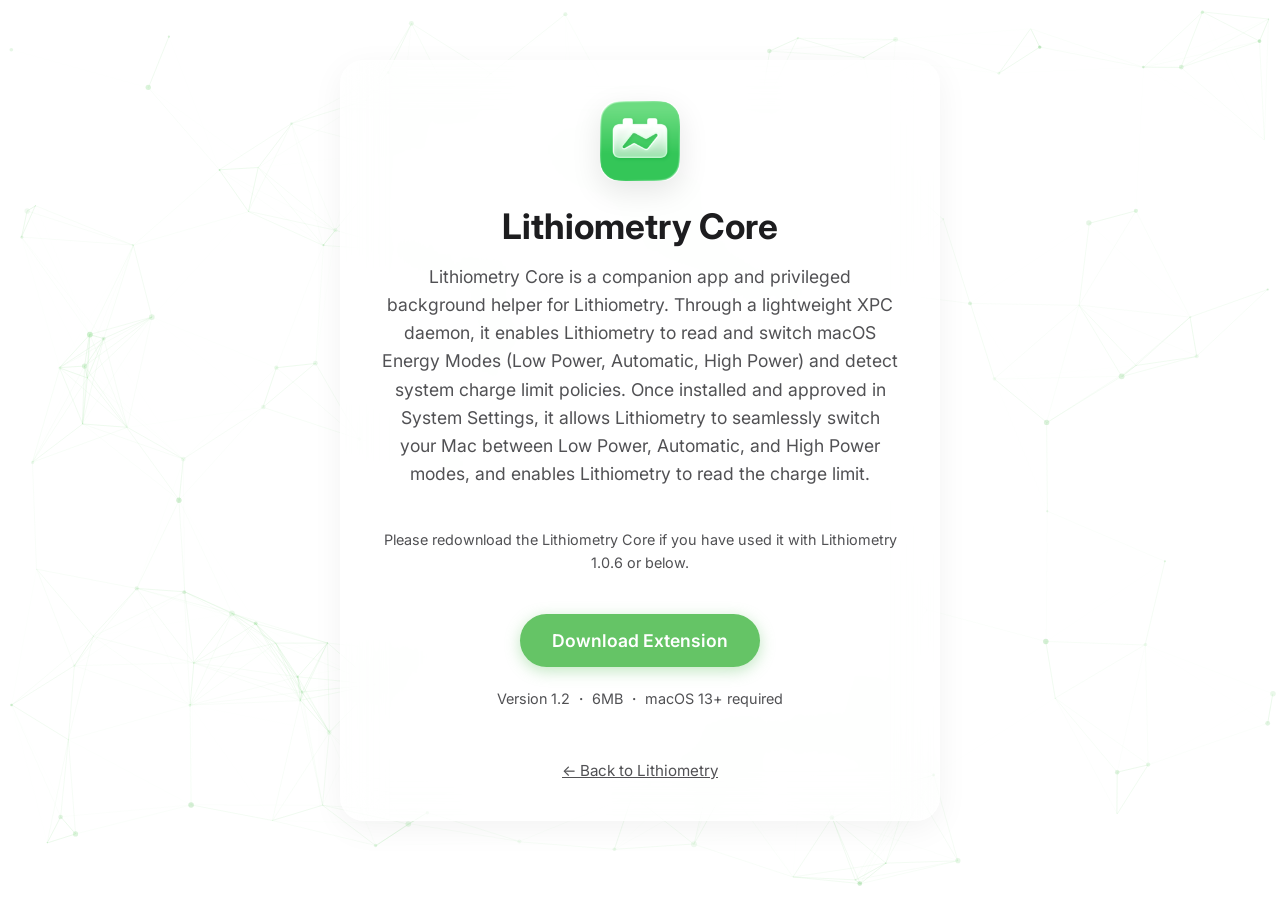
<file: lithiometry/core/index.html>
<!DOCTYPE html>
<html lang="en">

<head>
    <meta charset="UTF-8">
    <meta name="viewport" content="width=device-width, initial-scale=1.0">
    <title>Lithiometry Core</title>
    <!-- Root styles for particles -->
    <link rel="stylesheet" href="../../styles.css">
    <!-- Lithiometry specific styles -->
    <link rel="stylesheet" href="../styles.css">
    <!-- Google Fonts -->
    <link rel="preconnect" href="https://fonts.googleapis.com">
    <link rel="preconnect" href="https://fonts.gstatic.com" crossorigin>
    <link href="https://fonts.googleapis.com/css2?family=Inter:wght@300;400;500;600;700&display=swap" rel="stylesheet">
    <style>
        .core-content {
            max-width: 600px;
            margin: 0 auto;
            text-align: center;
        }

        .core-icon {
            width: 80px;
            height: 80px;
            margin-bottom: 20px;
            border-radius: 18px;
            box-shadow: 0 10px 30px rgba(0, 0, 0, 0.1);
        }

        .core-content h1 {
            font-size: 2.2rem;
            margin-bottom: 16px;
            font-weight: 700;
        }

        .core-content p {
            color: var(--text-secondary);
            margin-bottom: 40px;
            line-height: 1.6;
            font-size: 1.1rem;
        }
    </style>

    <!-- Favicon -->
    <link rel="icon" type="image/png" href="../../Resources/lithiometry_core_icon_default.png">
    <link rel="apple-touch-icon" href="../../Resources/lithiometry_core_icon_default.png">

    <!-- Open Graph / Social Media Thumbnails -->
    <meta property="og:type" content="website">
    <meta property="og:url" content="https://ysthestudio.github.io/lithiometry/core/">
    <meta property="og:title" content="Lithiometry Core">
    <meta property="og:description"
        content="An optional macOS extension that enables Lithiometry to control energy modes directly.">
    <!-- Twitter / X -->
    <meta name="twitter:card" content="summary">
</head>

<body>
    <div id="particles-js"></div>
    <main class="content-wrapper">
        <div class="glass-panel core-content">
            <img src="../../Resources/lithiometry_core_icon_default.png" alt="Lithiometry Core Icon" class="core-icon">
            <h1>Lithiometry Core</h1>
            <p>
                Lithiometry Core is a companion app and privileged background helper for Lithiometry. Through a
                lightweight XPC daemon, it enables Lithiometry to read and switch macOS Energy Modes (Low Power,
                Automatic, High Power) and detect system charge limit policies.
                Once installed and approved in System Settings, it allows Lithiometry to seamlessly switch your Mac
                between Low Power, Automatic, and High Power modes, and enables Lithiometry to read the charge limit.
            </p>

            <p style="color: var(--text-secondary); font-size: 0.9rem; margin-top: 20px;">Please redownload the
                Lithiometry Core if you have used it with Lithiometry 1.0.6 or below.
            </p>

            <a href="../../Resources/Lithiometry%20Core.dmg" class="download-btn" download>
                Download Extension
            </a>

            <p style="color: var(--text-secondary); font-size: 0.9rem; margin-top: 20px;">Version 1.2 ・ 6MB ・ macOS 13+
                required</p>

            <div style="margin-top: 50px;">
                <a href="../"
                    style="color: var(--text-secondary); text-decoration: underline; font-size: 0.95rem;">&larr; Back to
                    Lithiometry</a>
            </div>
        </div>
    </main>
    <script src="../../particles.min.js"></script>
    <script src="../../script.js"></script>
</body>

</html>
</file>
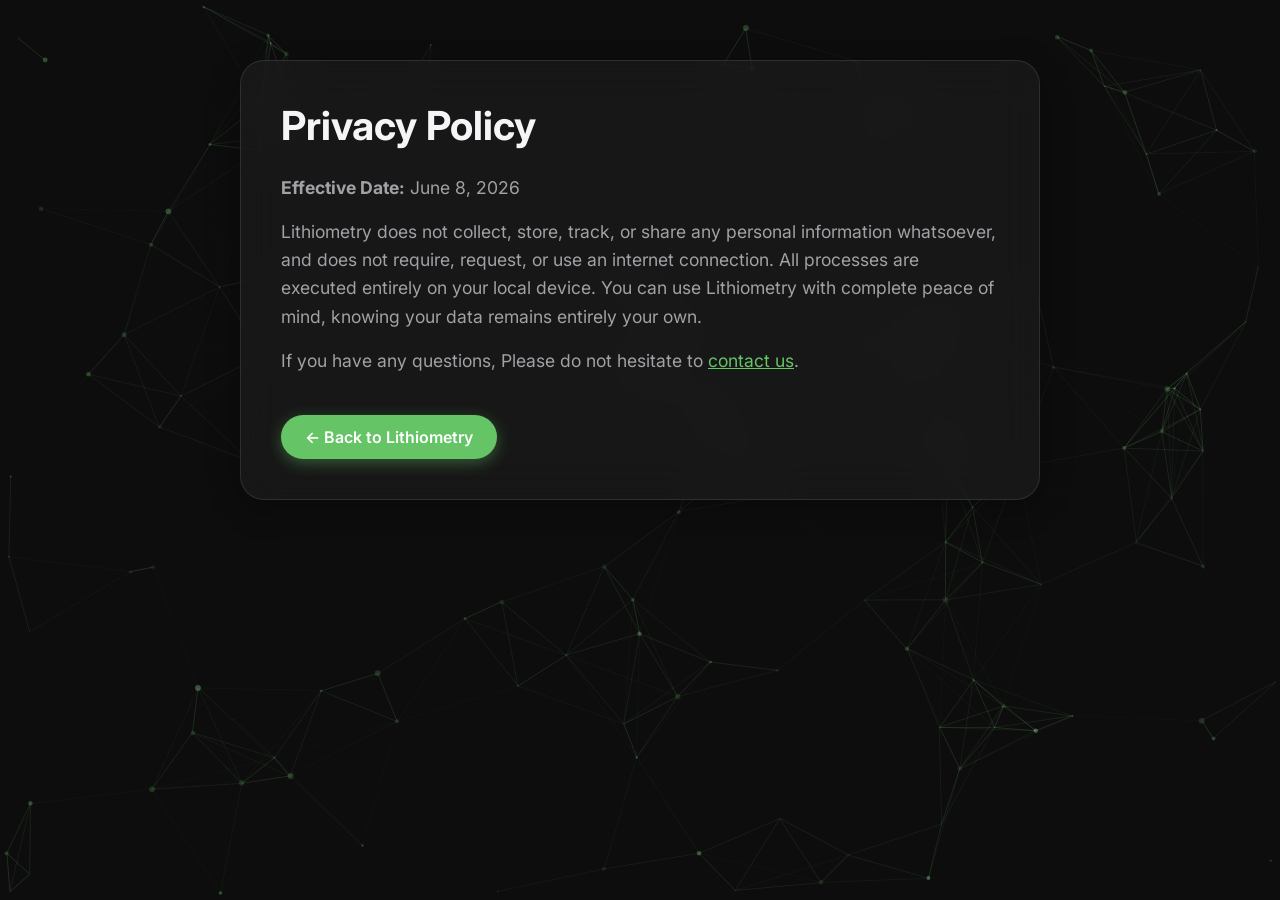
<file: lithiometry/privacy/index.html>
<!DOCTYPE html>
<html lang="en">

<head>
    <meta charset="UTF-8">
    <meta name="viewport" content="width=device-width, initial-scale=1.0">
    <title>Privacy Policy - Lithiometry</title>
    <!-- Root styles for particles -->
    <link rel="stylesheet" href="../../styles.css">
    <!-- Lithiometry specific styles -->
    <link rel="stylesheet" href="../styles.css">
    <!-- Google Fonts -->
    <link rel="preconnect" href="https://fonts.googleapis.com">
    <link rel="preconnect" href="https://fonts.gstatic.com" crossorigin>
    <link href="https://fonts.googleapis.com/css2?family=Inter:wght@300;400;500;600;700&display=swap" rel="stylesheet">
    <style>
        :root {
            --bg-color: #0d0d0d;
            --glass-bg: rgba(30, 30, 30, 0.6);
            --glass-border: rgba(255, 255, 255, 0.1);
            --glass-shadow: rgba(0, 0, 0, 0.3);
            --text-primary: #f5f5f7;
            --text-secondary: #a1a1a6;
        }

        .privacy-content {
            max-width: 800px;
            margin: 0 auto;
            text-align: left;
        }

        .privacy-content h1 {
            font-size: 2.5rem;
            margin-bottom: 24px;
            font-weight: 700;
        }

        .privacy-content h2 {
            margin-top: 32px;
            margin-bottom: 16px;
            font-size: 1.5rem;
            font-weight: 600;
        }

        .privacy-content p,
        .privacy-content ul {
            margin-bottom: 16px;
            line-height: 1.6;
            font-size: 1.1rem;
            color: var(--text-secondary);
        }
    </style>

    <!-- Favicon -->
    <link rel="icon" type="image/png" href="../../Resources/lithiometry_icon_default.png">
    <link rel="apple-touch-icon" href="../../Resources/lithiometry_icon_default.png">

    <!-- Open Graph / Facebook / Slack -->
    <meta property="og:type" content="website">
    <meta property="og:url" content="https://ysthestudio.github.io/lithiometry/privacy/">
    <meta property="og:title" content="Privacy Policy - Lithiometry">
    <meta property="og:description"
        content="The iPhone Aesthetic Battery Icon Experience for macOS. Monitor your current capacity, wattage, and detailed adapter information at a glance.">
    <!-- Replace this image URL with a nice 1200x630 banner-->
    <meta property="og:image" content="https://ysthestudio.github.io/Resources/lithiometry_privacy_thumbnail.png">

    <!-- Twitter / X -->
    <meta name="twitter:card" content="summary_large_image">
    <meta name="twitter:url" content="https://ysthestudio.github.io/lithiometry/privacy/">
    <meta name="twitter:title" content="Privacy Policy - Lithiometry">
    <meta name="twitter:description"
        content="The iPhone Aesthetic Battery Icon Experience for macOS. Monitor your current capacity, wattage, and detailed adapter information at a glance.">
    <meta name="twitter:image" content="https://ysthestudio.github.io/Resources/lithiometry_privacy_thumbnail.png">
</head>

<body>
    <div id="particles-js"></div>
    <main class="content-wrapper">
        <div class="glass-panel privacy-content">
            <h1>Privacy Policy</h1>
            <p><strong>Effective Date:</strong> June 8, 2026</p>
            <p>Lithiometry does not collect, store, track, or share any
                personal information whatsoever, and does not require, request, or use an
                internet connection. All processes are executed entirely on your local device. You can use
                Lithiometry with complete peace of mind, knowing your data remains entirely your own.
            </p>
            <p>
                If you have any questions, Please do not hesitate to <a href="mailto:sear.slogs-5s@icloud.com"
                    style="color: var(--accent); text-decoration: underline;">contact us</a>.
            </p>

            <div style="margin-top: 40px;">
                <a href="../" class="download-btn" style="padding: 12px 24px; font-size: 1rem;">&larr; Back
                    to Lithiometry</a>
            </div>
        </div>
    </main>
    <script src="../../particles.min.js"></script>
    <script src="../../script.js"></script>
</body>

</html>
</file>
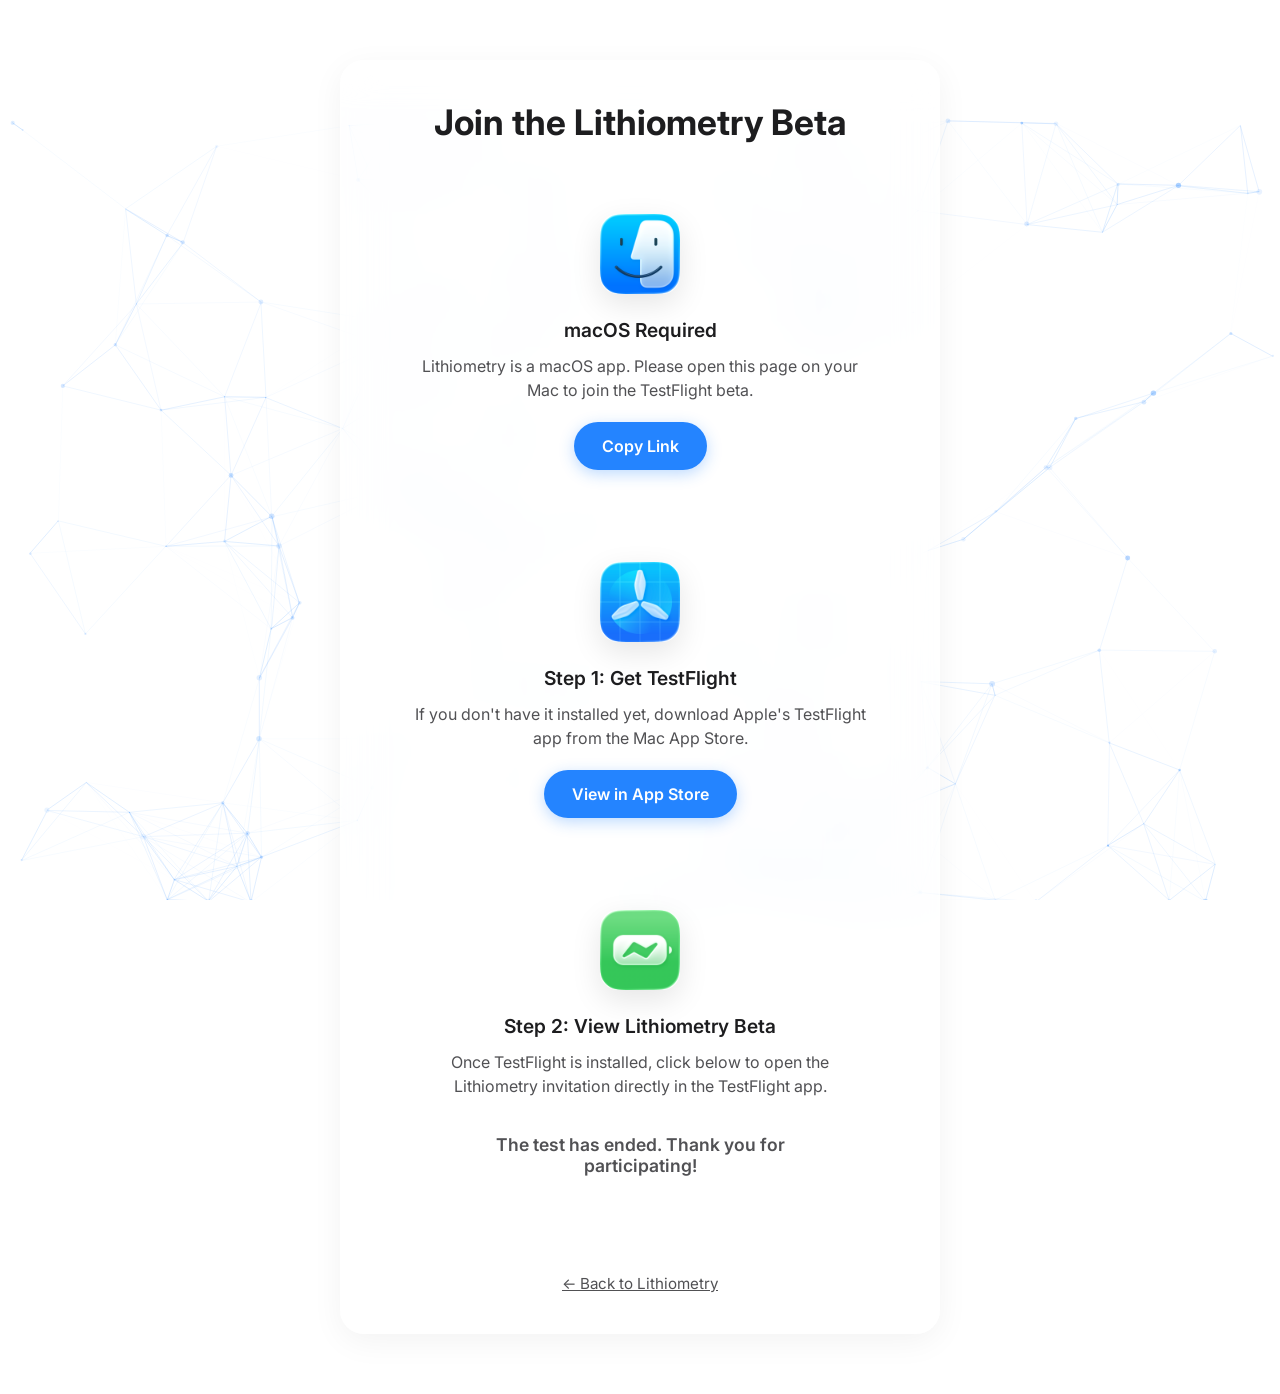
<file: lithiometry/testflight/index.html>
<!DOCTYPE html>
<html lang="en">

<head>
    <meta charset="UTF-8">
    <meta name="viewport" content="width=device-width, initial-scale=1.0">
    <title>Install via TestFlight - Lithiometry</title>
    <!-- Root styles for particles -->
    <link rel="stylesheet" href="../../styles.css">
    <!-- Lithiometry specific styles -->
    <link rel="stylesheet" href="../styles.css">
    <!-- Google Fonts -->
    <link rel="preconnect" href="https://fonts.googleapis.com">
    <link rel="preconnect" href="https://fonts.gstatic.com" crossorigin>
    <link href="https://fonts.googleapis.com/css2?family=Inter:wght@300;400;500;600;700&display=swap" rel="stylesheet">
    <style>
        .testflight-content {
            max-width: 600px;
            margin: 0 auto;
            text-align: center;
        }

        .tf-icon {
            width: 80px;
            height: 80px;
            margin-bottom: 20px;
            border-radius: 18px;
            box-shadow: 0 10px 30px rgba(0, 0, 0, 0.1);
        }

        .testflight-content h1 {
            font-size: 2.2rem;
            margin-bottom: 40px;
            font-weight: 700;
        }

        .step {
            margin-bottom: 30px;
            padding: 30px;
            background: rgba(255, 255, 255, 0.03);
            border-radius: 16px;
            border: 1px solid rgba(255, 255, 255, 0.05);
            transition: transform 0.2s ease, background 0.2s ease;
        }

        .step:hover {
            transform: translateY(-2px);
            background: rgba(255, 255, 255, 0.05);
        }

        .step-title {
            font-size: 1.2rem;
            font-weight: 600;
            margin-bottom: 12px;
            color: var(--text-primary);
        }

        .step p {
            color: var(--text-secondary);
            margin-bottom: 20px;
            line-height: 1.5;
        }

        .tf-btn {
            display: inline-block;
            background: #2484FF;
            /* TestFlight Blue */
            color: white;
            padding: 14px 28px;
            border-radius: 999px;
            text-decoration: none;
            font-weight: 600;
            transition: all 0.2s ease;
            box-shadow: 0 4px 15px rgba(36, 132, 255, 0.3);
            border: none;
            cursor: pointer;
            font-size: 1rem;
            font-family: inherit;
        }

        .tf-btn:hover {
            transform: scale(1.05);
            background: #1a75eb;
            box-shadow: 0 6px 20px rgba(36, 132, 255, 0.4);
        }
    </style>

    <!-- Favicon -->
    <link rel="icon" type="image/png" href="../../Resources/lithiometry_icon_default.png">
    <link rel="apple-touch-icon" href="../../Resources/lithiometry_icon_default.png">

    <!-- Open Graph / Facebook / Slack -->
    <meta property="og:type" content="website">
    <meta property="og:url" content="https://ysthestudio.github.io/lithiometry/testflight/">
    <meta property="og:title" content="Join the Lithiometry Beta - Lithiometry">
    <meta property="og:description"
        content="The iPhone Aesthetic Battery Icon Experience for macOS. Monitor your current capacity, wattage, and detailed adapter information at a glance.">
    <!-- Replace this image URL with a nice 1200x630 banner-->
    <meta property="og:image" content="https://ysthestudio.github.io/Resources/lithiometry_testflight_thumbnail.png">

    <!-- Twitter / X -->
    <meta name="twitter:card" content="summary_large_image">
    <meta name="twitter:url" content="https://ysthestudio.github.io/lithiometry/testflight/">
    <meta name="twitter:title" content="Join the Lithiometry Beta - Lithiometry">
    <meta name="twitter:description"
        content="The iPhone Aesthetic Battery Icon Experience for macOS. Monitor your current capacity, wattage, and detailed adapter information at a glance.">
    <meta name="twitter:image" content="https://ysthestudio.github.io/Resources/lithiometry_testflight_thumbnail.png">
</head>

<body>
    <div id="particles-js" data-theme="blue"></div>
    <main class="content-wrapper">
        <div class="glass-panel testflight-content">
            <h1>Join the Lithiometry Beta</h1>

            <div id="non-mac-steps" style="display: none;">
                <div class="step">
                    <img src="../../Resources/finder_icon_default.png" alt="Finder Icon" class="tf-icon">
                    <div class="step-title">macOS Required</div>
                    <p>Lithiometry is a macOS app. Please open this page on your Mac to join the TestFlight beta.</p>
                    <button class="tf-btn" onclick="copyLink(this)">Copy Link</button>
                </div>
            </div>

            <div id="mac-steps">
                <div class="step">
                    <img src="../../Resources/testflight_icon_default.png" alt="TestFlight Icon" class="tf-icon">
                    <div class="step-title">Step 1: Get TestFlight</div>
                    <p>If you don't have it installed yet, download Apple's TestFlight app from the Mac App Store.</p>
                    <a href="https://apps.apple.com/us/app/testflight/id899247664?mt=8" class="tf-btn" target="_blank"
                        rel="noopener noreferrer">View in App Store</a>
                </div>

                <div class="step">
                    <img src="../../Resources/lithiometry_icon_default.png" alt="Lithiometry Icon" class="tf-icon">
                    <div class="step-title">Step 2: View Lithiometry Beta</div>
                    <p>Once TestFlight is installed, click below to open the Lithiometry invitation directly in the
                        TestFlight app.</p>
                    <a href="" class="download-btn disabled">The test has ended. Thank you for participating!</a>
                </div>
            </div>

            <div style="margin-top: 50px;">
                <a href="../"
                    style="color: var(--text-secondary); text-decoration: underline; font-size: 0.95rem;">&larr; Back to
                    Lithiometry</a>
            </div>
        </div>
    </main>
    <script src="../../particles.min.js"></script>
    <script src="../../script.js"></script>
    <script>
        function copyLink(btn) {
            navigator.clipboard.writeText("https://ysthestudio.github.io/lithiometry/testflight/").then(() => {
                const originalText = btn.textContent;
                btn.textContent = 'Copied!';
                setTimeout(() => btn.textContent = originalText, 2000);
            });
        }

        document.addEventListener('DOMContentLoaded', () => {
            const isMac = /Macintosh|Mac OS X/.test(navigator.userAgent) && !/iPad|iPhone|iPod/.test(navigator.userAgent);

            if (!isMac) {
                document.getElementById('non-mac-steps').style.display = 'block';
            }
        });
    </script>
</body>

</html>
</file>
<file: styles.css>
:root {
    --bg-color: #ffffff;
}

* {
    margin: 0;
    padding: 0;
    box-sizing: border-box;
}

body, html {
    background-color: var(--bg-color);
    overflow: hidden;
    width: 100%;
    height: 100%;
}

#particles-js {
    position: fixed;
    top: 0;
    left: 0;
    width: 100%;
    height: 100%;
    z-index: 0;
}
</file>
<file: lithiometry/styles.css>
:root {
    --glass-bg: rgba(255, 255, 255, 0.4);
    --glass-border: rgba(255, 255, 255, 0.5);
    --glass-shadow: rgba(0, 0, 0, 0.05);
    --text-primary: #1d1d1f;
    --text-secondary: #515154;
    --accent: #65C466;
    /* Green from particles */
    --accent-hover: #54a555;
}

body,
html {
    overflow-y: auto !important;
    /* override the overflow: hidden in root styles.css */
    height: auto !important;
    min-height: 100vh;
    font-family: 'Inter', -apple-system, BlinkMacSystemFont, sans-serif;
    color: var(--text-primary);
    scroll-behavior: smooth;
}

#particles-js {
    pointer-events: none;
}

.content-wrapper {
    position: relative;
    z-index: 10;
    max-width: 1000px;
    margin: 0 auto;
    padding: 60px 20px;
    display: flex;
    flex-direction: column;
    gap: 60px;
}

.glass-panel {
    background: var(--glass-bg);
    backdrop-filter: blur(20px);
    -webkit-backdrop-filter: blur(20px);
    border: 1px solid var(--glass-border);
    border-radius: 24px;
    box-shadow: 0 8px 32px var(--glass-shadow);
    padding: 40px;
    transition: box-shadow 0.3s ease;
}

.glass-panel:hover {
    box-shadow: 0 12px 48px rgba(0, 0, 0, 0.1);
}

.hero {
    text-align: center;
    display: flex;
    flex-direction: column;
    align-items: center;
    padding: 60px 40px;
}

.app-icon {
    width: 128px;
    height: 128px;
    margin-bottom: 24px;
    border-radius: 36px;
    box-shadow: 0 10px 30px rgba(0, 0, 0, 0.1);
}

.hero h1 {
    font-size: 3rem;
    font-weight: 700;
    letter-spacing: -0.02em;
    margin-bottom: 8px;
}

.hero .tagline {
    font-size: 1.5rem;
    font-weight: 500;
    color: var(--text-secondary);
    margin-bottom: 24px;
}

.hero .description {
    font-size: 1.1rem;
    max-width: 600px;
    line-height: 1.6;
    color: var(--text-secondary);
    margin-bottom: 40px;
}

.download-btn {
    display: inline-block;
    background: var(--accent);
    color: white;
    font-weight: 600;
    font-size: 1.1rem;
    padding: 16px 32px;
    border-radius: 999px;
    text-decoration: none;
    transition: all 0.2s ease;
    box-shadow: 0 4px 15px rgba(101, 196, 102, 0.4);
}

.download-btn:hover {
    background: var(--accent-hover);
    transform: scale(1.05);
    box-shadow: 0 6px 20px rgba(101, 196, 102, 0.5);
}

.download-btn.disabled {
    background: rgba(255, 255, 255, 0.1);
    color: var(--text-secondary);
    box-shadow: none;
    pointer-events: none;
}

.footer-links {
    display: flex;
    justify-content: center;
    gap: 24px;
    margin-top: 16px;
}

.footer-link {
    color: var(--text-secondary);
    text-decoration: underline;
    font-size: 0.95rem;
    transition: color 0.2s ease;
}

.footer-link:hover {
    color: var(--accent);
}

.features {
    display: flex;
    flex-direction: column;
    gap: 40px;
}

.lightbox-nav {
    position: absolute;
    top: 50%;
    transform: translateY(-50%);
    width: 48px;
    height: 48px;
    background: rgba(255, 255, 255, 0.15);
    backdrop-filter: blur(8px);
    border: 1px solid rgba(255, 255, 255, 0.2);
    border-radius: 50%;
    display: flex;
    align-items: center;
    justify-content: center;
    color: white;
    cursor: pointer;
    z-index: 30;
    opacity: 0;
    pointer-events: none;
    transition: all 0.3s ease;
    user-select: none;
    -webkit-user-select: none;
}

.lightbox-nav:hover {
    background: rgba(255, 255, 255, 0.25);
    transform: translateY(-50%) scale(1.1);
}

.lightbox-nav:active {
    transform: translateY(-50%) scale(0.95);
}

.feature-card.expanded .lightbox-nav {
    opacity: 1;
    pointer-events: auto;
}

.lightbox-prev {
    left: 40px;
}

.lightbox-next {
    right: 40px;
}

.lightbox-nav svg {
    pointer-events: none;
}

.feature-card {
    display: flex;
    align-items: center;
    gap: 40px;
    padding: 40px;
    position: relative;
    --expand-x: 55%;
    --expand-scale: 1.8;
}

.feature-card::after {
    content: '';
    position: absolute;
    inset: 0;
    background: rgba(0, 0, 0, 0.4);
    border-radius: inherit;
    opacity: 0;
    transition: opacity 0.4s ease;
    pointer-events: none;
    z-index: 5;
    backdrop-filter: blur(5px);
}

.feature-card.expanded {
    cursor: zoom-out;
}

.feature-card.expanded::after {
    opacity: 1;
}

.feature-card.expanded .image-stack {
    z-index: 10;
    cursor: zoom-out;
}

.feature-card.expanded .image-stack .stack-pos-0 {
    transform: translate(var(--expand-x), var(--expand-y, 0px)) scale(var(--expand-scale));
    z-index: 20;
    box-shadow: 0 40px 80px rgba(0, 0, 0, 0.5);
    cursor: grab;
}

.feature-card.expanded .image-stack.is-dragging .stack-pos-0 {
    cursor: grabbing !important;
}

.feature-card.expanded .feature-text {
    opacity: 0.2;
    filter: blur(4px);
}

.feature-card .feature-text {
    transition: opacity 0.4s ease, filter 0.4s ease;
}

.feature-card.reverse {
    flex-direction: row-reverse;
    --expand-x: -55%;
}

.image-stack {
    flex: 1;
    position: relative;
    width: 100%;
    height: 350px;
    cursor: pointer;
    perspective: 1000px;
    display: flex;
    justify-content: center;
    align-items: center;
    touch-action: none;
    user-select: none;
    -webkit-user-select: none;
}

.image-stack .feature-image {
    position: absolute;
    width: 85%;
    max-width: 400px;
    height: auto;
    border-radius: 12px;
    transition: all 0.5s cubic-bezier(0.25, 1, 0.5, 1);
    transform-origin: center center;
    -webkit-user-drag: none;
    user-select: none;
    -webkit-user-select: none;
}

.stack-pos-0 {
    transform: translateY(0) scale(1);
    z-index: 4;
    opacity: 1;
    box-shadow: 0 15px 35px rgba(0, 0, 0, 0.2);
}

.stack-pos-1 {
    transform: translateY(-25px) scale(0.9);
    z-index: 3;
    opacity: 0.8;
    box-shadow: 0 10px 20px rgba(0, 0, 0, 0.1);
}

.stack-pos-2 {
    transform: translateY(-50px) scale(0.8);
    z-index: 2;
    opacity: 0.5;
    box-shadow: 0 5px 10px rgba(0, 0, 0, 0.05);
}

.stack-pos-3 {
    transform: translateY(-75px) scale(0.7);
    z-index: 1;
    opacity: 0.2;
    box-shadow: 0 2px 5px rgba(0, 0, 0, 0.02);
    pointer-events: none;
}

.stack-out-right {
    transform: translateX(120%) translateY(-20px) scale(0.9) rotate(10deg);
    z-index: 5;
    opacity: 0.0;
    pointer-events: none;
}

.stack-out-left {
    transform: translateX(-120%) translateY(-20px) scale(0.9) rotate(-10deg);
    z-index: 5;
    opacity: 0.0;
    pointer-events: none;
}

.stack-out-dynamic {
    z-index: 5;
    opacity: 0.0 !important;
    pointer-events: none;
}

.stack-in-back {
    transform: translateY(-100px) scale(0.5);
    z-index: 1;
    opacity: 0;
    pointer-events: none;
    transition: none !important;
}

.image-stack:hover .stack-pos-0 {
    transform: translateY(0px) scale(1.02);
    box-shadow: 0 15px 35px rgba(0, 0, 0, 0.3);
}

.feature-text {
    flex: 1;
}

.feature-text h2 {
    font-size: 2rem;
    font-weight: 600;
    margin-bottom: 16px;
    letter-spacing: -0.01em;
}

.feature-text p {
    font-size: 1.1rem;
    line-height: 1.6;
    color: var(--text-secondary);
}

footer {
    text-align: center;
    padding: 40px 20px 120px;
    color: var(--text-secondary);
    font-size: 0.9rem;
}

@keyframes fadeUp {
    from {
        opacity: 0;
        transform: translateY(30px);
    }

    to {
        opacity: 1;
        transform: translateY(0);
    }
}

/* Scroll reveals */
.feature-card {
    animation: reveal 0.8s ease-out both;
    animation-timeline: view();
    animation-range: entry 5% cover 15%;
}

@keyframes reveal {
    from {
        opacity: 0;
        transform: translateY(50px) scale(0.95);
    }

    to {
        opacity: 1;
        transform: translateY(0) scale(1);
    }
}

@media (max-width: 768px) {

    .feature-card,
    .feature-card.reverse {
        flex-direction: column;
        text-align: center;
        gap: 20px;
        --expand-x: 0%;
        --expand-scale: 1.15;
    }

    .lightbox-prev {
        left: 10px;
    }

    .lightbox-next {
        right: 10px;
    }

    .image-stack,
    .feature-text {
        flex: none;
        width: 100%;
    }

    .image-stack {
        height: 280px;
        margin-top: 20px;
        margin-bottom: 0;
    }

    .hero h1 {
        font-size: 2.2rem;
    }

    .hero .tagline {
        font-size: 1.2rem;
    }
}

/* Interactive Demo Scene */
#interactive-demo {
    display: flex;
    flex-direction: column;
    align-items: center;
    padding: 60px 20px 25% 20px;
    /* Fluid aspect-ratio padding (16.94% keyboard + 8% gap) */
    position: relative;
    overflow: hidden;
}

.demo-container {
    width: 100%;
    max-width: 900px;
    display: flex;
    flex-direction: column;
    align-items: center;
    gap: 20px;
}

#demo-screen-container {
    position: relative;
    width: 100%;
    max-width: 700px;
    border-radius: 12px;
    border-bottom-left-radius: 40px;
    overflow: hidden;
    user-select: none;
    -webkit-user-select: none;
}

#demo-screen-container img {
    -webkit-user-drag: none;
    user-select: none;
    -webkit-user-select: none;
}

#demo-screen-scaler {
    width: 100%;
    height: 100%;
    /* Translate offsets hide 100px of the 2560x1600 original image (3.9% X, 6.25% Y) */
    transform: scale(2) translate(3.90625%, -6.25%);
    transform-origin: top right;
}

#demo-screen {
    width: 100%;
    height: auto;
    display: block;
}

/* Menubar overlay */
#demo-menubar {
    --base-h: 50cqh;
    --h: var(--js-h, var(--base-h));

    position: absolute;
    top: 12%;
    right: 9%;
    height: 6%;
    width: 45%;
    /* Provide intrinsic width for size container query and clock */
    container-type: size;
    display: flex;
    align-items: center;
    justify-content: flex-end;
}

/* Battery Icon CSS replicating swift logic */
#demo-battery {
    /* The base grid height from your container */
    --body-w: calc(var(--h) * 23.5 / 13);

    position: relative;
    width: calc(var(--h) * 27 / 13);
    height: calc(var(--h) * 22 / 13);
    display: flex;
    align-items: center;
    font-family: -apple-system, BlinkMacSystemFont, "Segoe UI", sans-serif;
}

@media (max-width: 768px),
(orientation: portrait) {
    /* Portrait specific overrides if necessary */
}

/* The 23.5x13 Body */
.battery-body {
    position: absolute;
    left: 0;
    width: var(--body-w);
    height: var(--h);
    border-radius: calc(var(--h) * 4.5 / 13);
    background: rgba(255, 255, 255, 0.5);
    /* Base Knockout background */
    overflow: hidden;
    transition: background-color 0.3s cubic-bezier(0.33, 1, 0.68, 1);
}

/* The Fill */
.battery-fill {
    height: 100%;
    background: white;
    /* Controlled via JS */
    min-width: 5%;
    /* Prevent total disappearance > 0 */
    transition: width 0.1s linear,
        background-color 0.3s cubic-bezier(0.33, 1, 0.68, 1);
}

/* The Tip (1pt gap, 1.5x4 tip) */
.battery-tip {
    position: absolute;
    left: calc(var(--body-w) + calc(var(--h) * 1 / 13));
    width: calc(var(--h) * 1.5 / 13);
    height: calc(var(--h) * 4 / 13);
    background: rgba(255, 255, 255, 0.5);
    /* Matches body background */
    border-radius: 0 calc(var(--h) * 2 / 13) calc(var(--h) * 2 / 13) 0;
    transition: background-color 0.3s cubic-bezier(0.33, 1, 0.68, 1);
}

/* Text Layer */
.battery-text {
    position: absolute;
    top: 0;
    left: 0;
    width: var(--body-w);
    height: 100%;
    display: flex;
    align-items: center;
    justify-content: center;
    font-size: calc(var(--h) * 11 / 13);
    font-weight: 600;

    /* Faked Knockout effect matching wallpaper color */
    color: #3972a7;
    mix-blend-mode: normal;

    /* -3% translation provides optical centering for SF Pro */
    transform: translateY(-3%) translateX(calc(var(--h) * -0.25 / 13));
    /* Unplugged offset */
    transition: transform 0.3s cubic-bezier(0.33, 1, 0.68, 1),
        color 0.3s cubic-bezier(0.33, 1, 0.68, 1);
    z-index: 2;
}

/* Bolt Icon */
.battery-bolt {
    position: absolute;
    /* Aligned right of text center, accounting for swift boltX offset */
    left: calc(50% + calc(var(--h) * 3.0 / 13));
    height: calc(var(--h) * 8 / 13);
    /* Matched to text font-size */
    width: auto;
    object-fit: contain;

    /* Mask Hack for precise color control */
    background-color: #3972a7;
    -webkit-mask-image: url('../Resources/bolt.png');
    -webkit-mask-size: auto 95%;
    -webkit-mask-repeat: no-repeat;
    -webkit-mask-position: center;
    mask-image: url('../Resources/bolt.png');
    mask-size: auto 95%;
    mask-repeat: no-repeat;
    mask-position: center;
    object-position: -9999px -9999px;

    opacity: 0;
    transform: scale(1.2) translateY(-8.25%);
    transition: opacity 0.45s cubic-bezier(0.33, 1, 0.68, 1), transform 0.45s linear;
    z-index: 3;
}

#demo-battery.single-digit .battery-bolt {
    /* Pulls bolt closer when there's only 1 digit of text */
    left: calc(50% + calc(var(--h) * 1.0 / 13));
}

#demo-battery.ends-in-one .battery-bolt {
    /* Nudges bolt left proportionally to compensate for the narrower '1' glyph */
    margin-left: calc(var(--h) * -1.5 / 13);
}

#demo-clock {
    font-family: -apple-system, BlinkMacSystemFont, "Segoe UI", Roboto, Helvetica, Arial, sans-serif;
    font-size: calc(var(--h) * 11 / 13);
    font-weight: 500;
    color: white;
    margin-left: calc(var(--h) * 12 / 13);
    /* Space from battery */
    white-space: nowrap;
}

/* --- STATE: Plugged In --- */
#demo-battery.plugged-in .battery-body,
#demo-battery.plugged-in .battery-tip {
    /* Blended 25% with black */
    background: rgba(191, 191, 191, 0.5);
}

#demo-battery.plugged-in .battery-fill {
    background: #34c759;
    /* System Green */
}

#demo-battery.plugged-in .battery-text {
    color: white;
    mix-blend-mode: normal;
    transform: translateY(-3%) translateX(calc(var(--h) * -3.0 / 13));
    /* Plugged in offset */
}

#demo-battery.plugged-in .battery-bolt {
    opacity: 1;
    transform: scale(1.05) translateY(-8.25%);
    background-color: white;
}

/* --- STATE: Low Power Mode --- */
#demo-battery.low-power .battery-body,
#demo-battery.low-power .battery-tip {
    background: rgba(255, 255, 255, 0.62);
}

#demo-battery.low-power .battery-fill {
    background: #FFCC00;
}

#demo-battery.low-power .battery-text {
    color: black;
    mix-blend-mode: normal;
}

#demo-battery.low-power .battery-bolt {
    background-color: #000000;
}

/* --- STATE: Low Battery (<= 20%) --- */
#demo-battery.low-battery:not(.low-power) .battery-body,
#demo-battery.low-battery:not(.low-power) .battery-tip {
    background: rgba(191, 191, 191, 0.5);
    /* Same as Plugged In */
}

#demo-battery.low-battery:not(.low-power) .battery-fill {
    background: #FF3B30;
    /* macOS System Red */
}

#demo-battery.low-battery:not(.low-power) .battery-text {
    color: white;
    mix-blend-mode: normal;
}

/* --- STATE: Full (100%) --- */
#demo-battery.full:not(.low-power):not(.plugged-in) .battery-tip {
    background: white;
}

#demo-battery.full.plugged-in .battery-tip {
    background: #34c759;
}

#demo-battery.full.plugged-in .battery-text {
    transform: translateY(-3%) translateX(calc(var(--h) * -0.25 / 13));
    /* Return to normal center */
    transition: none;
    /* Instantly snap */
}

#demo-battery.full.plugged-in .battery-bolt {
    opacity: 0;
    transform: scale(1.15);
    background-color: #3972a7;
    transition: none;
    /* Instantly hide */
}

#demo-battery.full.low-power .battery-tip {
    background: #FFCC00;
}

.cc-wrapper {
    height: 100%;
    display: flex;
    align-items: center;
}

#demo-control-center {
    height: var(--h);
    width: auto;
    object-fit: contain;
    margin-left: calc(var(--h) * 12 / 13);
    /* Space from battery */
    cursor: pointer;
    transition: opacity 0.2s ease;
}

#demo-control-center:hover {
    opacity: 0.8;
}

/* Control Center Menu */
#demo-cc-menu {
    position: absolute;
    top: 150%;
    right: 0;
    left: auto;
    width: auto;
    opacity: 0;
    pointer-events: none;
    transform: translateY(-10px);
    transition: opacity 0.3s ease-out, transform 0.3s ease-out;
    z-index: 10;
    display: flex;
    flex-direction: row;
    gap: calc(100cqh * 0.5);
}

#demo-cc-menu.visible {
    opacity: 1;
    pointer-events: auto;
    transform: translateY(0);
}

.cc-toggle {
    position: relative;
    width: calc(100cqh * 5);
    cursor: pointer;
}

.cc-toggle img {
    width: 100%;
    height: auto;
    display: block;
    transition: opacity 0.3s ease-out;
    /* Optional slight scale down on click */
    transform: scale(1);
    transition: opacity 0.3s ease-out, transform 0.1s ease;
}

.cc-toggle:active img {
    transform: scale(0.96);
}

.cc-on {
    position: absolute;
    top: 0;
    left: 0;
    opacity: 0;
}

.cc-toggle.active .cc-on {
    opacity: 1;
}

.cc-toggle.active .cc-off {
    opacity: 0;
}

/* Keyboard and MagSafe Desk area */
#demo-desk {
    position: absolute;
    bottom: 0;
    right: 0;
    width: 33.33%;
    filter: drop-shadow(0 10px 25px rgba(0, 0, 0, 0.25));
    user-select: none;
    -webkit-user-select: none;
}

#demo-desk img {
    -webkit-user-drag: none;
    user-select: none;
    -webkit-user-select: none;
}

@media (max-width: 768px) {
    /* Mobile-specific adjustments can go here */
}

@media (max-width: 768px),
(orientation: portrait) {

    #demo-desk,
    .demo-instructions {
        display: none !important;
    }

    #interactive-demo {
        padding-bottom: 60px !important;
    }
}

#demo-keyboard {
    position: relative;
    z-index: 2;
    height: auto;
    width: 100%;
    display: block;
    user-select: none;
    pointer-events: none;
}

#demo-magsafe {
    position: absolute;
    right: 200%;
    /* Anchor exactly 1/3 from left of glass panel (200% of 1/3 desk width = 2/3 from right) */
    top: 49%;
    height: 33.33%;
    /* Scales perfectly with keyboard */
    width: auto;
    transform: translateY(-50%) translateX(0);
    cursor: grab;
    z-index: 1;
    user-select: none;
    transition: transform 0.1s ease-out;
    /* smooth follow */
    touch-action: none;

    /* Hardware acceleration to stabilize drop-shadow during drag */
    will-change: transform;
    -webkit-backface-visibility: hidden;
    backface-visibility: hidden;
}

#demo-usbc {
    position: absolute;
    right: 500%;
    top: 83%;
    height: 19.44%;
    transform: translateY(-50%) translateX(0);
    transition: transform 0.3s cubic-bezier(0.25, 1, 0.5, 1);
    z-index: 0;
    pointer-events: none;
    will-change: transform;
}

#demo-usbc img,
#demo-magsafe img {
    height: 100%;
    width: auto;
    pointer-events: none;
}

.magsafe-base {
    display: block;
}

.magsafe-led {
    position: absolute;
    top: 0;
    left: 0;
    opacity: 0;
    transition: opacity 0.5s ease-out;
}

#demo-magsafe.plugged-in .magsafe-amber {
    opacity: 1;
}

#demo-magsafe.plugged-in.full-charge .magsafe-amber {
    opacity: 0;
}

#demo-magsafe.plugged-in.full-charge .magsafe-green {
    opacity: 1;
}

.cable-ext {
    position: absolute;
    right: 50%;
    /* Start exactly halfway from the right */
    top: 0;
    height: 100%;
    width: 3000px;
    /* Arbitrarily long to extend offscreen */
    background-repeat: repeat-x;
    background-size: auto 100%;
    /* Scale height perfectly to match the image */
    background-position: right top;
    /* Seamlessly align the right edge */
    pointer-events: none;
}

.charging-ext {
    opacity: 0;
    transition: opacity 0.4s ease-out;
}

#demo-magsafe.plugged-in .charging-ext {
    opacity: 1;
}

@media (max-width: 768px) {

    #demo-screen {
        border-bottom-left-radius: 24px;
    }


}

#demo-magsafe.dragging {
    cursor: grabbing;
    transition: none;
    /* instant follow when dragging */
}

#demo-magsafe.animating {
    transition: transform 0.4s cubic-bezier(0.25, 1, 0.5, 1);
}

.demo-instructions {
    margin-top: 20px;
    font-size: 0.9rem;
    color: var(--text-secondary);
    text-transform: uppercase;
    letter-spacing: 1px;
    text-align: center;
    pointer-events: none;
}
</file>
<file: lithiometry/card/styles.css>
/* Card Container Math and Variables */
:root {
    --card-width: min(90vw, 560px);
    /* slightly wider for 8:5 ratio */
}

body,
html {
    margin: 0;
    padding: 0;
    width: 100%;
    height: 100%;
    overflow: hidden;
    /* Prevent scrolling when dragging */
    background-color: var(--bg-color);
    /* Fallback dark background */
}

/* Scene sets the perspective for 3D */
.scene {
    width: 100vw;
    height: 100vh;
    display: flex;
    justify-content: center;
    align-items: center;
    perspective: 1200px;
    z-index: 10;
    position: relative;
}

/* Wrapper to continuously animate floating independently of JS rotation */
.card-floater {
    transform-style: preserve-3d;
    animation: continuous-float 4s ease-in-out infinite;
}

@keyframes continuous-float {

    0%,
    100% {
        transform: translateY(-8px);
    }

    50% {
        transform: translateY(8px);
    }
}

/* The flippable wrapper */
.card {
    width: var(--card-width);
    aspect-ratio: 8 / 5;
    position: relative;
    transform-style: preserve-3d;
    cursor: grab;
    will-change: transform;
    touch-action: none;
}

.card.is-dragging {
    cursor: grabbing;
    transition: none;
    /* Instant follow when dragging */
}

.card.is-animating {
    transition: transform 0.8s cubic-bezier(0.34, 1.56, 0.64, 1);
}

.card.is-animating .card-face::after {
    transition: background-position 0.8s cubic-bezier(0.34, 1.56, 0.64, 1);
}

.card.is-animating .card-number,
.card.is-animating .card-footer,
.card.is-animating .card-chip-container,
.card.is-animating .back-content,
.card.is-animating .drag-hint {
    transition: transform 0.8s cubic-bezier(0.34, 1.56, 0.64, 1), border-color 0.3s ease;
}

/* Card Faces */
.card-face {
    position: absolute;
    width: 100%;
    height: 100%;
    backface-visibility: hidden;
    -webkit-backface-visibility: hidden;
    border-radius: 24px;

    /* Prevent text and image selection */
    -webkit-user-select: none;
    user-select: none;
    -webkit-user-drag: none;

    /* Glassmorphism styling */
    background: rgba(255, 255, 255, 0.05);
    backdrop-filter: blur(20px);
    -webkit-backdrop-filter: blur(20px);
    border: 1px solid rgba(255, 255, 255, 0.1);
    box-shadow:
        0 25px 50px -12px rgba(0, 0, 0, 0.5),
        inset 0 1px 1px rgba(255, 255, 255, 0.1);

    display: flex;
    flex-direction: column;
    justify-content: space-between;
    align-items: stretch;
    text-align: left;
    padding: 24px 32px;
    box-sizing: border-box;
}

/* Interactive Glare / Refraction */
.card-face::after {
    content: '';
    position: absolute;
    inset: 0;
    border-radius: inherit;
    background: linear-gradient(105deg,
            transparent 20%,
            rgba(255, 255, 255, 0.15) 25%,
            rgba(255, 255, 255, 0.35) 30%,
            transparent 50%);
    background-size: 250% 250%;
    /* Move the glare horizontally and vertically based on absolute rotation */
    background-position: calc(50% + var(--ry, 0) * -0.6%) calc(50% + var(--rx, 0) * -2%);
    mix-blend-mode: overlay;
    pointer-events: none;
    z-index: 5;
}

/* 3D Edge Layer */
.card-edge {
    position: absolute;
    inset: 0;
    border-radius: 24px;
    background-color: #65c466;
    /* User requested color */
}

/* User Instructions UI */
.flip-hint {
    position: absolute;
    top: 24px;
    right: 32px;
    font-family: sans-serif;
    font-size: 0.7rem;
    font-weight: 600;
    letter-spacing: 0.5px;
    color: rgba(255, 255, 255, 0.3);
    text-transform: uppercase;
    z-index: 10;
    pointer-events: none;
    transform:
        translateX(calc(sin(calc(var(--ry, 0) * 1deg)) * 10px)) translateY(calc(sin(calc(var(--rx, 0) * 1deg)) * -10px));
}

/* Specific Face Styling */
.card-front {
    transform: rotateY(0deg) translateZ(3px);
}

.card-back {
    transform: rotateY(180deg) translateZ(3px);
    background: linear-gradient(135deg, rgba(30, 41, 59, 0.8), rgba(15, 23, 42, 0.8));
    border: 1px solid rgba(101, 196, 102, 0.2);
    padding: 0;
}

/* Front Face Elements */
.card-header {
    display: flex;
    justify-content: flex-start;
    align-items: center;
    gap: 12px;
    user-select: none;
    transform:
        translateX(calc(sin(calc(var(--ry, 0) * 1deg)) * 10px)) translateY(calc(sin(calc(var(--rx, 0) * 1deg)) * -10px));
}

.bank-name {
    font-family: sans-serif;
    font-size: 1.2rem;
    font-weight: 700;
    color: rgba(255, 255, 255, 0.9);
    letter-spacing: 1px;
}

.header-text-container {
    display: flex;
    flex-direction: column;
    justify-content: center;
}

.bank-subtitle {
    font-family: sans-serif;
    font-size: 0.55rem;
    font-weight: 500;
    color: rgba(255, 255, 255, 0.6);
    letter-spacing: 0.2px;
    margin-top: 2px;
}

.network-logo {
    width: 32px;
    height: 32px;
    filter: drop-shadow(0 2px 4px rgba(0, 0, 0, 0.3));
}

.card-chip-container {
    display: flex;
    align-items: center;
    gap: 16px;
    margin-top: auto;
    margin-bottom: 24px;
    justify-content: flex-end;
    transform:
        translateX(calc(sin(calc(var(--ry, 0) * 1deg)) * 15px)) translateY(calc(sin(calc(var(--rx, 0) * 1deg)) * -15px));
}

.seal-icon {
    filter: brightness(0) invert(1);
    opacity: 0.9;
}

.card-number {
    font-family: sans-serif;
    font-size: 1.6rem;
    letter-spacing: 3px;
    color: #e0e0e0;
    margin-bottom: 24px;
    user-select: none;
    display: flex;
    align-items: center;
    gap: 12px;
    z-index: 10;
    transform:
        translateX(calc(sin(calc(var(--ry, 0) * 1deg)) * 25px)) translateY(calc(sin(calc(var(--rx, 0) * 1deg)) * -25px));
}

.seal-container {
    position: relative;
    display: flex;
    align-items: center;
    padding: 2px 6px;
    margin-left: -6px;
    cursor: grab;
    touch-action: none;
    border-radius: 4px;
}

.seal-container:active {
    cursor: grabbing;
}

.seal-container.is-peeled {
    cursor: default;
}

.seal-front {
    position: absolute;
    top: 0;
    bottom: 0;
    left: 0;
    width: 100%;
    background: repeating-linear-gradient(45deg,
            #a0a0a0,
            #a0a0a0 4px,
            #b8b8b8 4px,
            #b8b8b8 8px);
    box-shadow: inset 0 1px 3px rgba(255, 255, 255, 0.8);
    z-index: 2;
    overflow: hidden;
    display: flex;
    align-items: center;
    justify-content: center;
    transition: clip-path 0.3s ease;
    border-radius: 2px;
}

.seal-hint {
    font-family: sans-serif;
    font-size: 0.5rem;
    letter-spacing: 2px;
    color: rgba(0, 0, 0, 0.4);
    white-space: nowrap;
    text-shadow: 1px 1px 0 rgba(255, 255, 255, 0.3);
}

.seal-back {
    position: absolute;
    top: -1px;
    bottom: -1px;
    width: 0px;
    background: linear-gradient(to right, #666, #444);
    z-index: 10;
    box-shadow: -2px 0 6px rgba(0, 0, 0, 0.6), inset 1px 0 2px rgba(255, 255, 255, 0.4);
    opacity: 1;
    transition: width 0.3s ease, left 0.3s ease, right 0.3s ease, opacity 0.3s ease, transform 0.3s ease;
    pointer-events: none;
}

/* Peel from Left (drag right) */
.seal-container.peel-from-left .seal-front {
    left: 0;
    right: 0;
    width: 100%;
    clip-path: polygon(calc(var(--peel-amount, 0px) + var(--peel-skew, 0px)) 0%,
            100% 0%,
            100% 100%,
            calc(var(--peel-amount, 0px) - var(--peel-skew, 0px)) 100%);
}

.seal-container.peel-from-left .seal-back {
    left: var(--peel-amount, 0px);
    width: var(--peel-amount, 0px);
    border-radius: 2px 0 0 2px;
    transform-origin: left center;
    transform: rotate(var(--peel-angle, 0deg));
}

/* Peel from Right (drag left) */
.seal-container.peel-from-right .seal-front {
    left: 0;
    right: 0;
    width: 100%;
    clip-path: polygon(0% 0%,
            calc(100% - var(--peel-amount, 0px) - var(--peel-skew, 0px)) 0%,
            calc(100% - var(--peel-amount, 0px) + var(--peel-skew, 0px)) 100%,
            0% 100%);
}

.seal-container.peel-from-right .seal-back {
    right: var(--peel-amount, 0px);
    width: var(--peel-amount, 0px);
    border-radius: 0 2px 2px 0;
    background: linear-gradient(to left, #666, #444);
    box-shadow: 2px 0 6px rgba(0, 0, 0, 0.6), inset -1px 0 2px rgba(255, 255, 255, 0.4);
    transform-origin: right center;
    transform: rotate(calc(var(--peel-angle, 0deg) * -1));
}

/* Disable transitions during drag */
.seal-container.is-dragging .seal-front,
.seal-container.is-dragging .seal-back {
    transition: none;
}

/* Fade out and fly off dynamically */
.seal-container.is-flying-off .seal-back {
    opacity: 0 !important;
}

.seal-container.is-flying-off.peel-from-left .seal-back {
    left: var(--locked-peel) !important;
    width: var(--locked-peel) !important;
    transform: rotate(var(--peel-angle, 0deg)) translateX(50vw) !important;
}

.seal-container.is-flying-off.peel-from-right .seal-back {
    right: var(--locked-peel) !important;
    width: var(--locked-peel) !important;
    transform: rotate(calc(var(--peel-angle, 0deg) * -1)) translateX(-50vw) !important;
}

/* Hide seal entirely when fully peeled */
.seal-container.is-peeled .seal-front,
.seal-container.is-peeled .seal-back {
    display: none;
}

.card-footer {
    display: flex;
    justify-content: space-between;
    align-items: flex-end;
    user-select: none;
    transform:
        translateX(calc(sin(calc(var(--ry, 0) * 1deg)) * 20px)) translateY(calc(sin(calc(var(--rx, 0) * 1deg)) * -20px));
}

.cardholder {
    font-family: sans-serif;
    font-size: 0.9rem;
    letter-spacing: 1.5px;
    color: rgba(255, 255, 255, 0.85);
}

.valid-thru {
    display: flex;
    align-items: center;
    gap: 8px;
    font-family: sans-serif;
    color: #e0e0e0;
}

.valid-label {
    font-size: 0.5rem;
    line-height: 1;
    text-align: right;
    font-family: sans-serif;
    letter-spacing: 0;
    text-shadow: none;
    opacity: 0.8;
}

.valid-date {
    font-size: 1.1rem;
    letter-spacing: 1px;
}

/* Back Face Elements */
.magnetic-stripe {
    position: absolute;
    top: 40px;
    left: 0;
    right: 0;
    height: 48px;
    background: #111;
    box-shadow: 0 2px 4px rgba(0, 0, 0, 0.5);
}

.back-content {
    padding: 110px 32px 24px;
    display: flex;
    flex-direction: column;
    justify-content: space-between;
    height: 100%;
    box-sizing: border-box;
    transform:
        translateX(calc(sin(calc((var(--ry, 180) - 180) * 1deg)) * -10px)) translateY(calc(sin(calc(var(--rx, 0) * 1deg)) * 10px));
}

.signature-row {
    display: flex;
    align-items: center;
    gap: 16px;
}

.signature-panel {
    flex: 1;
    height: 44px;
    background: repeating-linear-gradient(45deg, #fff, #fff 10px, #f0f0f0 10px, #f0f0f0 20px);
    border-radius: 4px;
    display: flex;
    align-items: center;
    justify-content: center;
    position: relative;
    box-shadow: inset 0 2px 4px rgba(0, 0, 0, 0.2);
}

.cvv {
    font-family: 'Courier New';
    font-size: 1.1rem;
    font-style: italic;
    color: #fff;
    background: rgba(255, 255, 255, 0.1);
    padding: 4px 8px;
    border-radius: 4px;
}

.disclaimer {
    font-family: sans-serif;
    font-size: 0.65rem;
    color: rgba(255, 255, 255, 0.5);
    line-height: 1.4;
    text-align: justify;
}

.back-middle-row {
    display: flex;
    justify-content: space-between;
    align-items: center;
    margin: 12px 0;
    padding: 0 4px;
}

.qr-code {
    position: relative;
    background: rgba(255, 255, 255, 0.9);
    padding: 6px;
    border-radius: 4px;
    display: flex;
}

.qr-code::before {
    content: '';
    position: absolute;
    inset: -4px;
    border: 2px solid #fecf0a;
    border-radius: 8px;
    pointer-events: none;
    opacity: 0;
    transition: opacity 0.3s ease;
    
    /* Isolate the 4 corners (25% length) using mask intersections */
    -webkit-mask:
        linear-gradient(to right, #000 25%, transparent 25%, transparent 75%, #000 75%),
        linear-gradient(to bottom, #000 25%, transparent 25%, transparent 75%, #000 75%);
    -webkit-mask-composite: source-in;
    
    mask:
        linear-gradient(to right, #000 25%, transparent 25%, transparent 75%, #000 75%),
        linear-gradient(to bottom, #000 25%, transparent 25%, transparent 75%, #000 75%);
    mask-composite: intersect;
}

.card.is-resting-back:not(.is-dismissed) .qr-code::before {
    opacity: 1;
}

.redeem-pill {
    position: absolute;
    bottom: -60px;
    left: 50%;
    transform: translateX(-50%);
    background: #fecf0a;
    color: #000;
    padding: 8px 20px;
    border-radius: 20px;
    font-family: sans-serif;
    font-size: 0.75rem;
    font-weight: 700;
    letter-spacing: 0.5px;
    text-decoration: none;
    display: flex;
    align-items: center;
    gap: 6px;
    opacity: 0;
    pointer-events: none;
    transition: opacity 0.3s ease;
}

.card.is-resting-back:not(.is-dismissed) .redeem-pill {
    opacity: 1;
    pointer-events: auto;
}



.member-since {
    display: flex;
    flex-direction: column;
    text-align: center;
    font-family: sans-serif;
}

.member-since .label {
    font-size: 0.55rem;
    letter-spacing: 2px;
    color: rgba(255, 255, 255, 0.5);
}

.member-since .year {
    font-size: 1.1rem;
    font-weight: bold;
    letter-spacing: 3px;
    color: rgba(255, 255, 255, 0.85);
    margin-top: 2px;
}

.holo-sticker {
    width: 38px;
    height: 38px;
    border-radius: 50%;
    background: repeating-linear-gradient(135deg,
            rgba(255, 0, 0, 0.4) calc(0% + var(--shine-offset, 0%)),
            rgba(255, 255, 0, 0.4) calc(16.66% + var(--shine-offset, 0%)),
            rgba(0, 255, 0, 0.4) calc(33.33% + var(--shine-offset, 0%)),
            rgba(0, 255, 255, 0.4) calc(50% + var(--shine-offset, 0%)),
            rgba(0, 0, 255, 0.4) calc(66.66% + var(--shine-offset, 0%)),
            rgba(255, 0, 255, 0.4) calc(83.33% + var(--shine-offset, 0%)),
            rgba(255, 0, 0, 0.4) calc(100% + var(--shine-offset, 0%)));
    box-shadow: inset 0 0 6px rgba(255, 255, 255, 0.6), 0 2px 4px rgba(0, 0, 0, 0.3);
    position: relative;
    overflow: hidden;
    /* Static metallic base under the rainbow */
    background-color: #e0e0e0;
}

.holo-sticker::after {
    content: '';
    position: absolute;
    inset: 0;
    background: radial-gradient(circle at calc(50% + var(--anim-ry, 0) * -1.5%) calc(50% + var(--anim-rx, 0) * -1.5%), rgba(255, 255, 255, 0.9) 0%, transparent 60%);
    mix-blend-mode: overlay;
    border-radius: inherit;
}

.signature-name {
    display: flex;
    align-items: center;
    justify-content: center;
    color: #1a1a1a;
    font-family: 'Caveat', cursive;
    font-size: 2.2rem;
    font-weight: 700;
    width: 100%;
    height: 100%;
}

#stripe-text {
    display: inline-block;
    word-break: break-all;
}

#copy-btn {
    background: rgba(255, 255, 255, 0.1);
    border: 1px solid rgba(255, 255, 255, 0.2);
    border-radius: 6px;
    width: 28px;
    height: 28px;
    display: flex;
    align-items: center;
    justify-content: center;
    cursor: pointer;
    opacity: 0;
    pointer-events: none;
    transition: opacity 0.4s ease, background 0.2s ease, transform 0.1s ease;
}

.seal-container.is-peeled~#copy-btn {
    opacity: 1;
    pointer-events: auto;
}

#copy-btn img {
    width: 14px;
    height: 14px;
    opacity: 0.9;
}

#copy-btn:hover {
    background: rgba(255, 255, 255, 0.2);
}

#copy-btn:active {
    transform: scale(0.9);
}


/* Drag hint */
.drag-hint {
    position: absolute;
    bottom: 24px;
    font-size: 0.8rem;
    color: rgba(255, 255, 255, 0.4);
    letter-spacing: 1px;
    text-transform: uppercase;
    display: flex;
    align-items: center;
    gap: 8px;
    animation: pulse 2s infinite;
    user-select: none;
    will-change: transform;
}

.card-front .drag-hint {
    transform:
        translateX(calc(sin(calc(var(--ry, 0) * 1deg)) * 5px)) translateY(calc(sin(calc(var(--rx, 0) * 1deg)) * -5px));
}

.card-back .drag-hint {
    transform:
        translateX(calc(sin(calc((var(--ry, 180) - 180) * 1deg)) * -5px)) translateY(calc(sin(calc(var(--rx, 0) * 1deg)) * 5px));
}

.drag-hint::before,
.drag-hint::after {
    content: '';
    display: inline-block;
    width: 14px;
    height: 14px;
    background-color: currentColor;
    -webkit-mask-image: url('../../Resources/arrow.left.and.right.png');
    -webkit-mask-size: contain;
    -webkit-mask-repeat: no-repeat;
    -webkit-mask-position: center;
    mask-image: url('../../Resources/arrow.left.and.right.png');
    mask-size: contain;
    mask-repeat: no-repeat;
    mask-position: center;
}

@keyframes pulse {

    0%,
    100% {
        opacity: 0.4;
    }

    50% {
        opacity: 0.8;
    }
}

/* Shimmer Effect on Front */
.card-front::before {
    content: '';
    position: absolute;
    top: 0;
    left: -100%;
    width: 50%;
    height: 100%;
    background: linear-gradient(to right, transparent, rgba(255, 255, 255, 0.05), transparent);
    transform: skewX(-20deg);
    animation: shimmer 6s infinite;
    pointer-events: none;
}

@keyframes shimmer {
    0% {
        left: -100%;
    }

    20% {
        left: 200%;
    }

    100% {
        left: 200%;
    }
}

.cpu-chip-wrapper {
    position: relative;
    display: flex;
}

.die-shine-overlay {
    position: absolute;
    /* Map exactly to the SVG die coordinates: x=42, y=28, w=56, h=64 on a 160x120 viewBox */
    left: 26.25%;
    top: 23.333%;
    width: 35%;
    height: 53.333%;
    border-radius: 1px;
    mix-blend-mode: multiply;
    pointer-events: none;
    z-index: 2;
    background: repeating-linear-gradient(115deg,
            rgba(255, 0, 0, 0.3) calc(0% + var(--shine-offset, 0%)),
            rgba(255, 255, 0, 0.3) calc(16.66% + var(--shine-offset, 0%)),
            rgba(0, 255, 0, 0.3) calc(33.33% + var(--shine-offset, 0%)),
            rgba(0, 255, 255, 0.3) calc(50% + var(--shine-offset, 0%)),
            rgba(0, 0, 255, 0.3) calc(66.66% + var(--shine-offset, 0%)),
            rgba(255, 0, 255, 0.3) calc(83.33% + var(--shine-offset, 0%)),
            rgba(255, 0, 0, 0.3) calc(100% + var(--shine-offset, 0%)));
}

/* Early Supporter Variant Styles */
.early-supporter-chip-wrapper {
    display: none;
}

.card.early-supporter-active .standard-chip-wrapper {
    display: none;
}

.card.early-supporter-active .early-supporter-chip-wrapper {
    display: flex;
}

.die-shine-overlay.early-supporter {
    /* Map exactly to the massive SVG die coordinates: x=36, y=30, w=84, h=90 on a 200x150 viewBox */
    left: 18%;
    top: 20%;
    width: 42%;
    height: 60%;
}

/* Development Team Variant Styles */
.dev-team-chip-wrapper {
    display: none;
}

.card.dev-team-active .standard-chip-wrapper,
.card.dev-team-active .early-supporter-chip-wrapper {
    display: none !important;
}

.card.dev-team-active .dev-team-chip-wrapper {
    display: flex;
}

.die-shine-overlay.dev-team {
    /* Map exactly to the ultra fusion SVG die coordinates: x=46, y=32, w=100, h=116 on a 240x180 viewBox */
    left: 19.166%;
    top: 17.777%;
    width: 41.666%;
    height: 64.444%;
}

/* Mobile Responsiveness */
@media (max-width: 600px) {
    .card-face {
        padding: 20px;
    }

    .bank-name {
        font-size: 0.9rem;
    }

    .card-number {
        font-size: 1.2rem;
        letter-spacing: 1.5px;
    }

    .cardholder {
        font-size: 0.9rem;
    }

    .back-content {
        padding: 80px 20px 20px;
    }

    .magnetic-stripe {
        top: 24px;
        height: 36px;
    }

    .signature-panel {
        height: 36px;
    }
}

/* Compatibility Mode Toggle */
.compatibility-toggle {
    position: fixed;
    bottom: 32px;
    left: 32px;
    background: rgba(255, 255, 255, 0.05);
    backdrop-filter: blur(20px);
    -webkit-backdrop-filter: blur(20px);
    border: 1px solid rgba(255, 255, 255, 0.1);
    box-shadow: 0 4px 12px rgba(0, 0, 0, 0.3);
    border-radius: 12px;
    padding: 10px 16px;
    font-family: sans-serif;
    font-size: 0.75rem;
    color: #000;
    letter-spacing: 0.5px;
    cursor: pointer;
    z-index: 100;
    user-select: none;
    transition: all 0.2s ease;
    display: flex;
    gap: 6px;
    align-items: center;
}

.compatibility-toggle:hover {
    background: rgba(255, 255, 255, 0.1);
}

.ios-switch {
    width: 36px;
    height: 20px;
    background: #9E9E9E;
    border-radius: 10px;
    position: relative;
    transition: background 0.3s ease;
    margin-left: 4px;
}

.ios-knob {
    width: 16px;
    height: 16px;
    background: #fff;
    border-radius: 50%;
    position: absolute;
    top: 2px;
    left: 2px;
    transition: transform 0.3s cubic-bezier(0.175, 0.885, 0.32, 1.275);
    box-shadow: 0 2px 4px rgba(0, 0, 0, 0.2);
}

.compatibility-toggle.is-active .ios-switch {
    background: #0091FF;
}

.compatibility-toggle.is-active .ios-knob {
    transform: translateX(16px);
}
</file>
